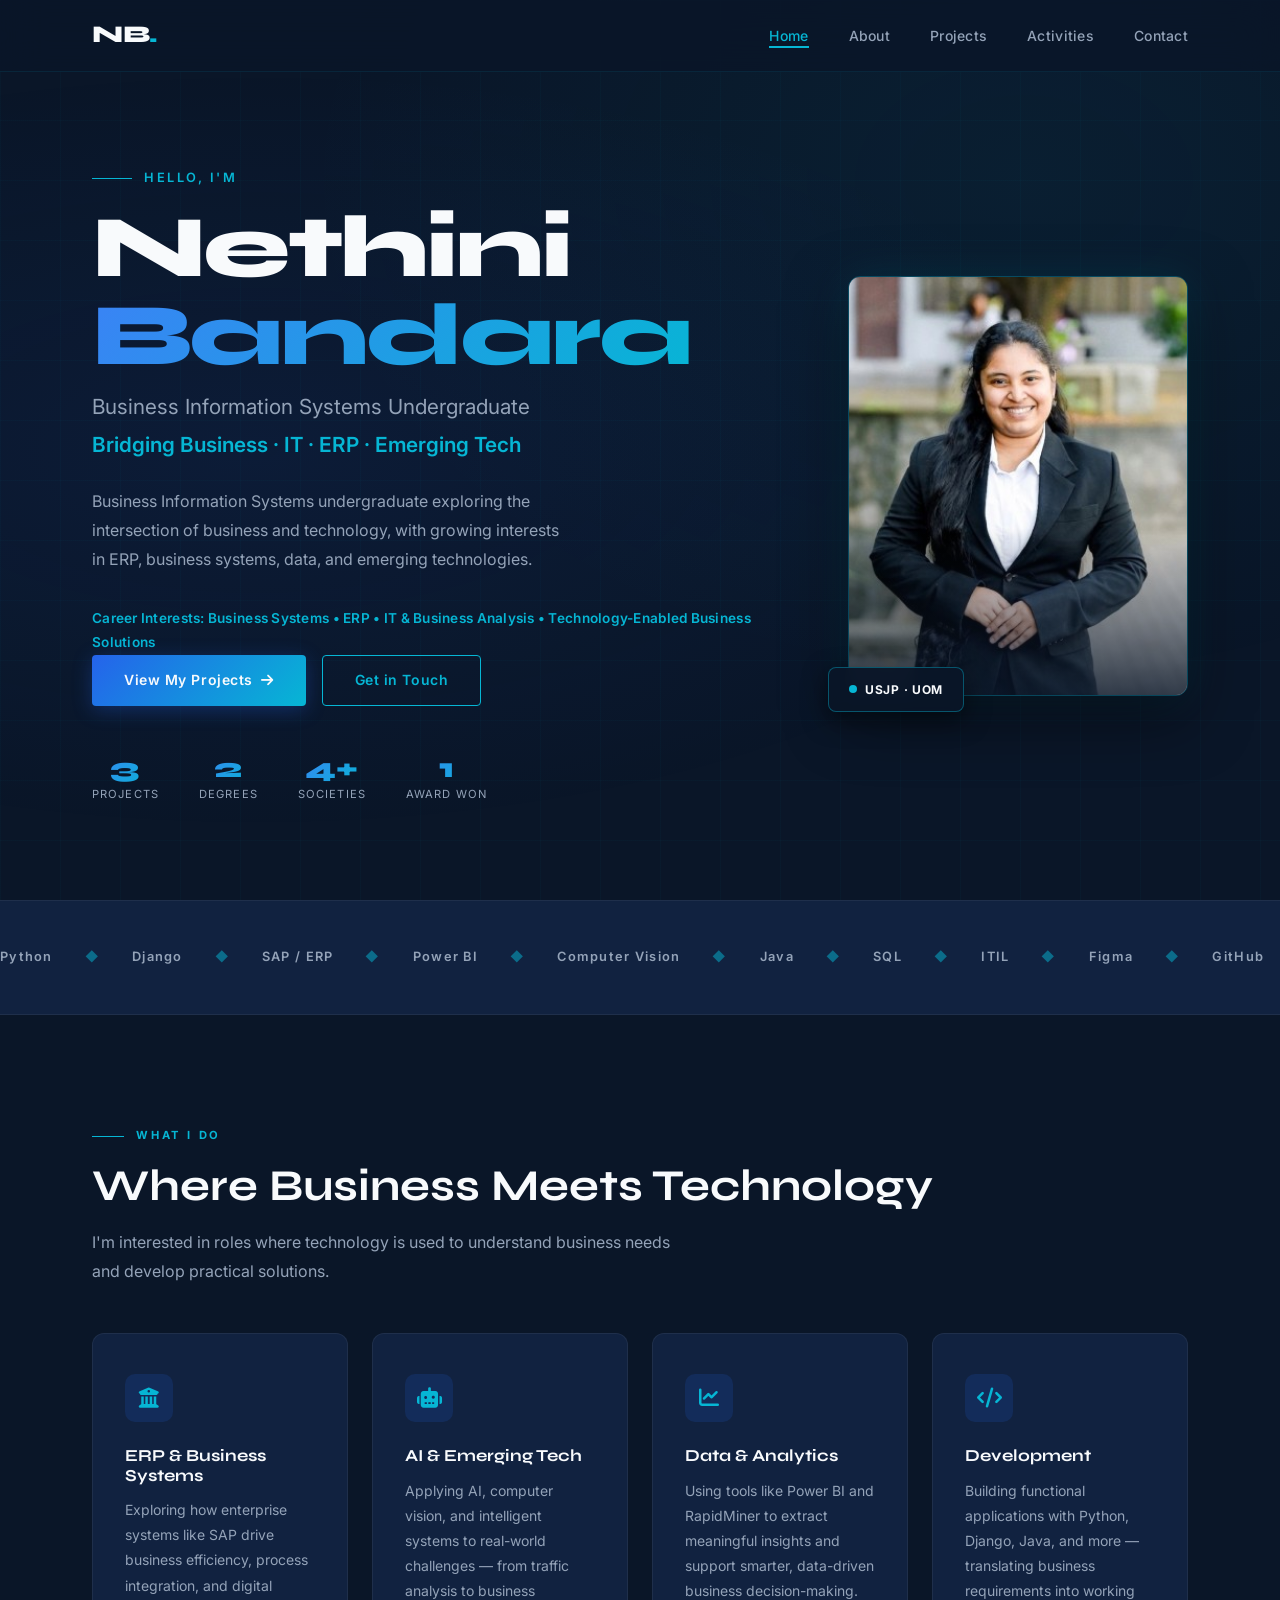
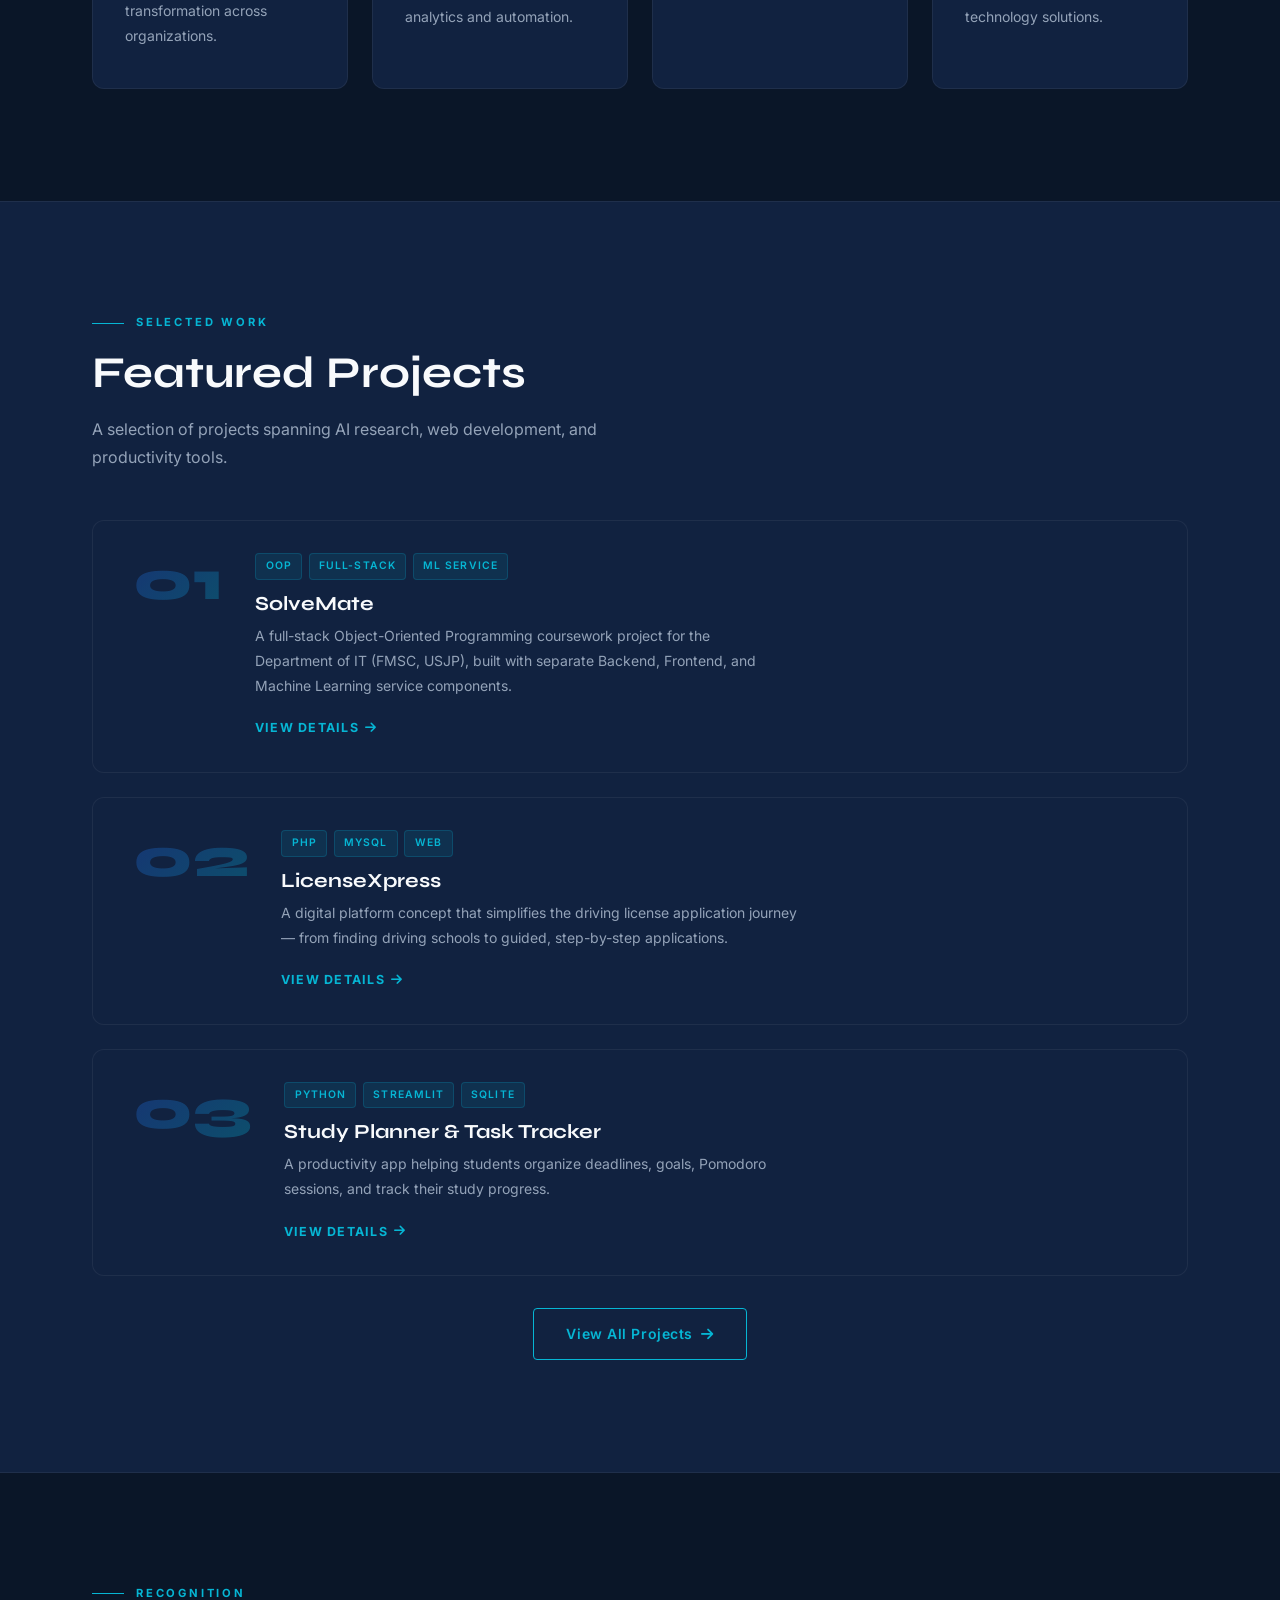
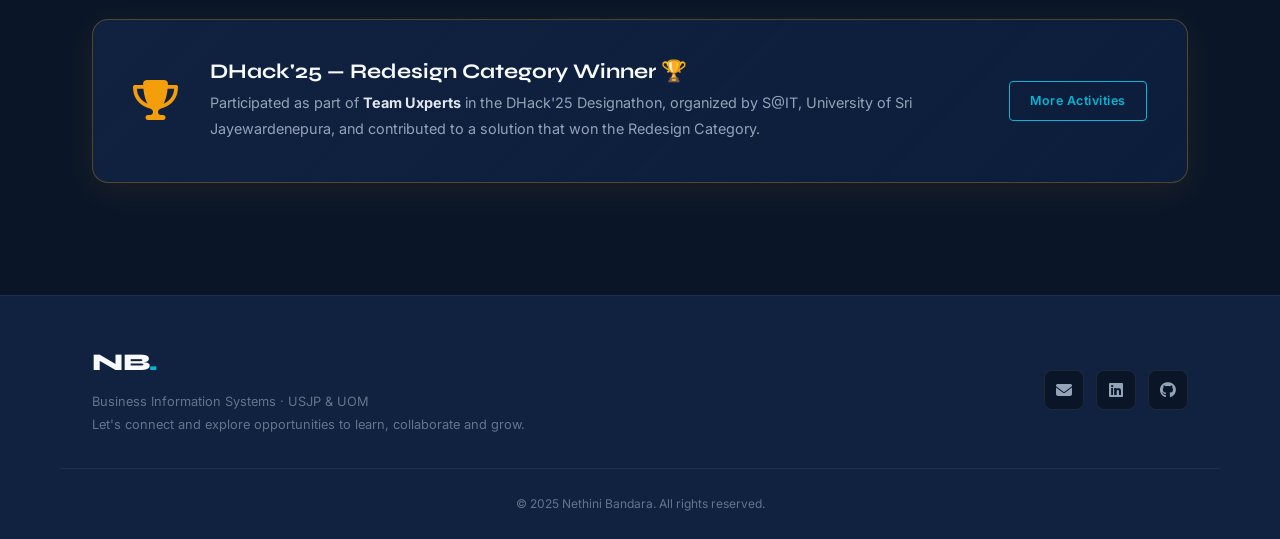
<file: index.html>
<!DOCTYPE html>
<html lang="en">
<head>
  <meta charset="UTF-8" />
  <meta name="viewport" content="width=device-width, initial-scale=1.0" />
  <title>Nethini Bandara — Portfolio</title>
  <link rel="stylesheet" href="style.css" />
  <link href="https://fonts.googleapis.com/css2?family=Syne:wght@400;500;600;700;800&family=Inter:wght@300;400;500;600&display=swap" rel="stylesheet" />
  <link rel="stylesheet" href="https://cdnjs.cloudflare.com/ajax/libs/font-awesome/6.5.0/css/all.min.css" />
</head>
<body>

  <nav class="nav" id="navbar">
    <div class="nav-inner">
      <a href="index.html" class="nav-logo">NB<span class="dot">.</span></a>
      <ul class="nav-links">
        <li><a href="index.html" class="active">Home</a></li>
        <li><a href="about.html">About</a></li>
        <li><a href="projects.html">Projects</a></li>
        <li><a href="activities.html">Activities</a></li>
        <li><a href="contact.html">Contact</a></li>
      </ul>
      <button class="hamburger" id="hamburger" aria-label="Menu">
        <span></span><span></span><span></span>
      </button>
    </div>
    <div class="mobile-menu" id="mobileMenu">
      <ul>
        <li><a href="index.html">Home</a></li>
        <li><a href="about.html">About</a></li>
        <li><a href="projects.html">Projects</a></li>
        <li><a href="activities.html">Activities</a></li>
        <li><a href="contact.html">Contact</a></li>
      </ul>
    </div>
  </nav>

  <!-- HERO -->
  <section class="hero">
    <div class="hero-content">
      <div class="hero-greeting">Hello, I'm</div>
      <h1 class="hero-name">
        Nethini<br><span class="highlight">Bandara</span>
      </h1>
      <p class="hero-role">Business Information Systems Undergraduate<br><span>Bridging Business · IT · ERP · Emerging Tech</span></p>
      <p class="hero-bio">Business Information Systems undergraduate exploring the intersection of business and technology, with growing interests in ERP, business systems, data, and emerging technologies.</p>
      <p class="career-line">Career Interests: Business Systems • ERP • IT & Business Analysis • Technology-Enabled Business Solutions</p>
      <div class="hero-cta">
        <a href="projects.html" class="btn-primary">View My Projects <i class="fa-solid fa-arrow-right"></i></a>
        <a href="contact.html" class="btn-outline">Get in Touch</a>
      </div>
      <div class="hero-stats">
        <div class="stat">
          <div class="stat-num">3</div>
          <div class="stat-label">Projects</div>
        </div>
        <div class="stat">
          <div class="stat-num">2</div>
          <div class="stat-label">Degrees</div>
        </div>
        <div class="stat">
          <div class="stat-num">4+</div>
          <div class="stat-label">Societies</div>
        </div>
        <div class="stat">
          <div class="stat-num">1</div>
          <div class="stat-label">Award Won</div>
        </div>
      </div>
    </div>

    <div class="hero-photo-wrap">
      <div class="hero-photo-frame">
        <img src="assets/profile.jpg" alt="Nethini Bandara">
      </div>
      <div class="hero-badge">
        <div class="badge-dot"></div>
        <span>USJP · UOM</span>
      </div>
    </div>
  </section>

  <!-- SKILLS MARQUEE -->
  <section class="skills-strip">
    <div class="skills-marquee-wrap">
      <div class="skills-marquee">
        <span class="skill-text">Python</span><span class="divider">◆</span>
        <span class="skill-text">Django</span><span class="divider">◆</span>
        <span class="skill-text">SAP / ERP</span><span class="divider">◆</span>
        <span class="skill-text">Power BI</span><span class="divider">◆</span>
        <span class="skill-text">Computer Vision</span><span class="divider">◆</span>
        <span class="skill-text">Java</span><span class="divider">◆</span>
        <span class="skill-text">SQL</span><span class="divider">◆</span>
        <span class="skill-text">ITIL</span><span class="divider">◆</span>
        <span class="skill-text">Figma</span><span class="divider">◆</span>
        <span class="skill-text">GitHub</span><span class="divider">◆</span>
        <span class="skill-text">AI & ML</span><span class="divider">◆</span>
        <span class="skill-text">RapidMiner</span><span class="divider">◆</span>
        <span class="skill-text">C#</span><span class="divider">◆</span>
        <span class="skill-text">.NET</span><span class="divider">◆</span>
        <!-- duplicate -->
        <span class="skill-text">Python</span><span class="divider">◆</span>
        <span class="skill-text">Django</span><span class="divider">◆</span>
        <span class="skill-text">SAP / ERP</span><span class="divider">◆</span>
        <span class="skill-text">Power BI</span><span class="divider">◆</span>
        <span class="skill-text">Computer Vision</span><span class="divider">◆</span>
        <span class="skill-text">Java</span><span class="divider">◆</span>
        <span class="skill-text">SQL</span><span class="divider">◆</span>
        <span class="skill-text">ITIL</span><span class="divider">◆</span>
        <span class="skill-text">Figma</span><span class="divider">◆</span>
        <span class="skill-text">GitHub</span><span class="divider">◆</span>
      </div>
    </div>
  </section>

  <!-- WHAT I DO -->
  <section class="section">
    <div class="container">
      <div class="section-label">What I Do</div>
      <h2 class="section-title">Where Business Meets Technology</h2>
      <p class="section-subtitle">I'm interested in roles where technology is used to understand business needs and develop practical solutions.</p>
      <div class="focus-grid">
        <div class="focus-card">
          <div class="focus-icon"><i class="fa-solid fa-building-columns"></i></div>
          <h3>ERP & Business Systems</h3>
          <p>Exploring how enterprise systems like SAP drive business efficiency, process integration, and digital transformation across organizations.</p>
        </div>
        <div class="focus-card">
          <div class="focus-icon"><i class="fa-solid fa-robot"></i></div>
          <h3>AI & Emerging Tech</h3>
          <p>Applying AI, computer vision, and intelligent systems to real-world challenges — from traffic analysis to business analytics and automation.</p>
        </div>
        <div class="focus-card">
          <div class="focus-icon"><i class="fa-solid fa-chart-line"></i></div>
          <h3>Data & Analytics</h3>
          <p>Using tools like Power BI and RapidMiner to extract meaningful insights and support smarter, data-driven business decision-making.</p>
        </div>
        <div class="focus-card">
          <div class="focus-icon"><i class="fa-solid fa-code"></i></div>
          <h3>Development</h3>
          <p>Building functional applications with Python, Django, Java, and more — translating business requirements into working technology solutions.</p>
        </div>
      </div>
    </div>
  </section>

  <!-- FEATURED PROJECTS -->
  <section class="section" style="background: var(--navy-2); border-top: 1px solid rgba(255,255,255,0.06); border-bottom: 1px solid rgba(255,255,255,0.06);">
    <div class="container">
      <div class="section-label">Selected Work</div>
      <h2 class="section-title">Featured Projects</h2>
      <p class="section-subtitle">A selection of projects spanning AI research, web development, and productivity tools.</p>
      <div class="projects-preview">
        <div class="project-card-lg">
          <div class="project-num">01</div>
          <div class="project-info">
            <div class="project-tags"><span>OOP</span><span>Full-Stack</span><span>ML Service</span></div>
            <h3>SolveMate</h3>
            <p>A full-stack Object-Oriented Programming coursework project for the Department of IT (FMSC, USJP), built with separate Backend, Frontend, and Machine Learning service components.</p>
            <a href="projects.html" class="project-link">View Details <i class="fa-solid fa-arrow-right"></i></a>
          </div>
        </div>
        <div class="project-card-lg">
          <div class="project-num">02</div>
          <div class="project-info">
            <div class="project-tags"><span>PHP</span><span>MySQL</span><span>Web</span></div>
            <h3>LicenseXpress</h3>
            <p>A digital platform concept that simplifies the driving license application journey — from finding driving schools to guided, step-by-step applications.</p>
            <a href="projects.html" class="project-link">View Details <i class="fa-solid fa-arrow-right"></i></a>
          </div>
        </div>
        <div class="project-card-lg">
          <div class="project-num">03</div>
          <div class="project-info">
            <div class="project-tags"><span>Python</span><span>Streamlit</span><span>SQLite</span></div>
            <h3>Study Planner & Task Tracker</h3>
            <p>A productivity app helping students organize deadlines, goals, Pomodoro sessions, and track their study progress.</p>
            <a href="projects.html" class="project-link">View Details <i class="fa-solid fa-arrow-right"></i></a>
          </div>
        </div>
      </div>
      <div class="view-all-wrap">
        <a href="projects.html" class="btn-outline">View All Projects <i class="fa-solid fa-arrow-right"></i></a>
      </div>
    </div>
  </section>

  <!-- ACHIEVEMENT -->
  <section class="section">
    <div class="container">
      <div class="section-label">Recognition</div>
      <div class="achievement-highlight">
        <div class="achievement-icon"><i class="fa-solid fa-trophy"></i></div>
        <div class="achievement-text">
          <h3>DHack'25 — Redesign Category Winner 🏆</h3>
          <p>Participated as part of <strong style="color:var(--off-white)">Team Uxperts</strong> in the DHack'25 Designathon, organized by S@IT, University of Sri Jayewardenepura, and contributed to a solution that won the Redesign Category.</p>
        </div>
        <a href="activities.html" class="btn-outline small">More Activities</a>
      </div>
    </div>
  </section>

  <footer class="footer">
    <div class="container footer-inner">
      <div class="footer-left">
        <div class="nav-logo">NB<span class="dot">.</span></div>
        <p>Business Information Systems · USJP & UOM</p>
        <p>Let's connect and explore opportunities to learn, collaborate and grow.</p>
      </div>
      <div class="footer-links">
        <a href="mailto:nethinipudamthi@gmail.com" title="Email"><i class="fa-solid fa-envelope"></i></a>
        <a href="https://www.linkedin.com/in/nethini-bandara-02163535b" target="_blank" title="LinkedIn"><i class="fa-brands fa-linkedin"></i></a>
        <a href="https://github.com/NethiniBandara" target="_blank" title="GitHub"><i class="fa-brands fa-github"></i></a>
      </div>
    </div>
    <div class="footer-bottom">
      <p>© 2025 Nethini Bandara. All rights reserved.</p>
    </div>
  </footer>

  <script src="main.js"></script>
</body>
</html>
</file>
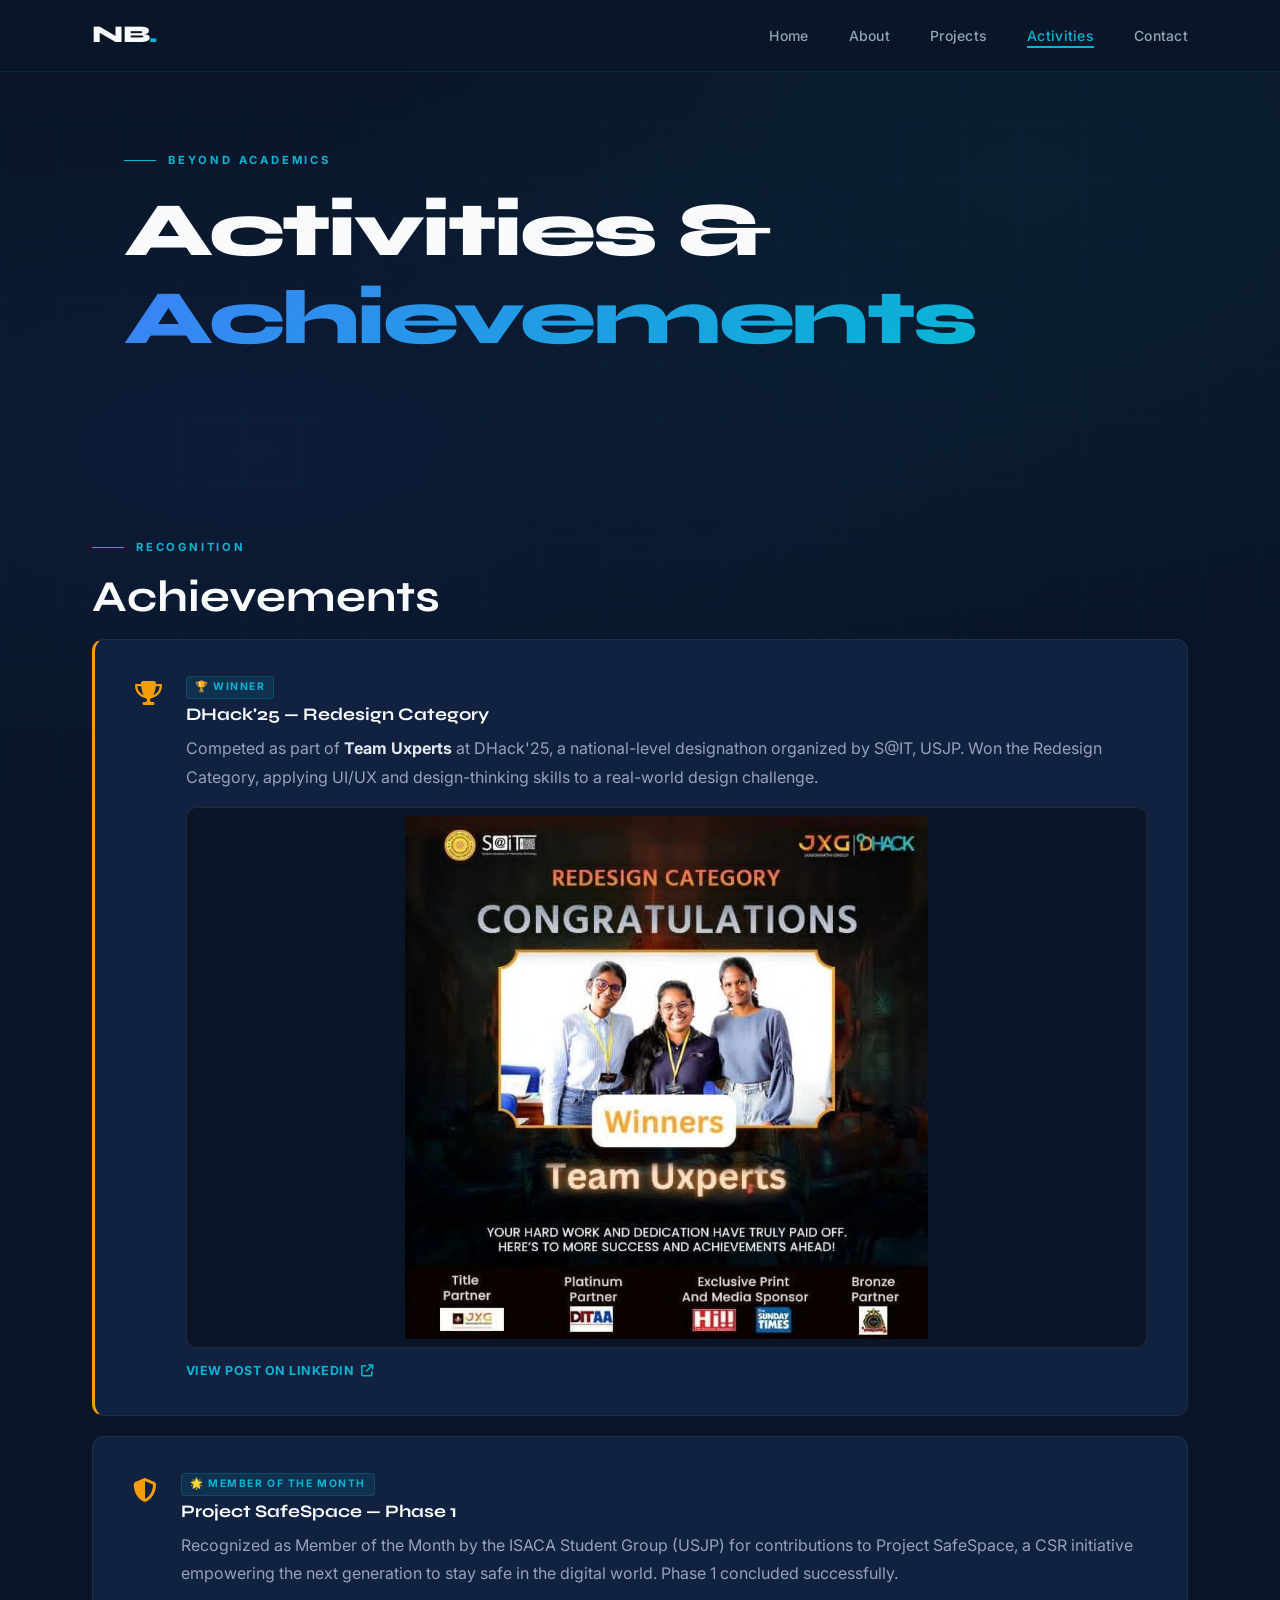
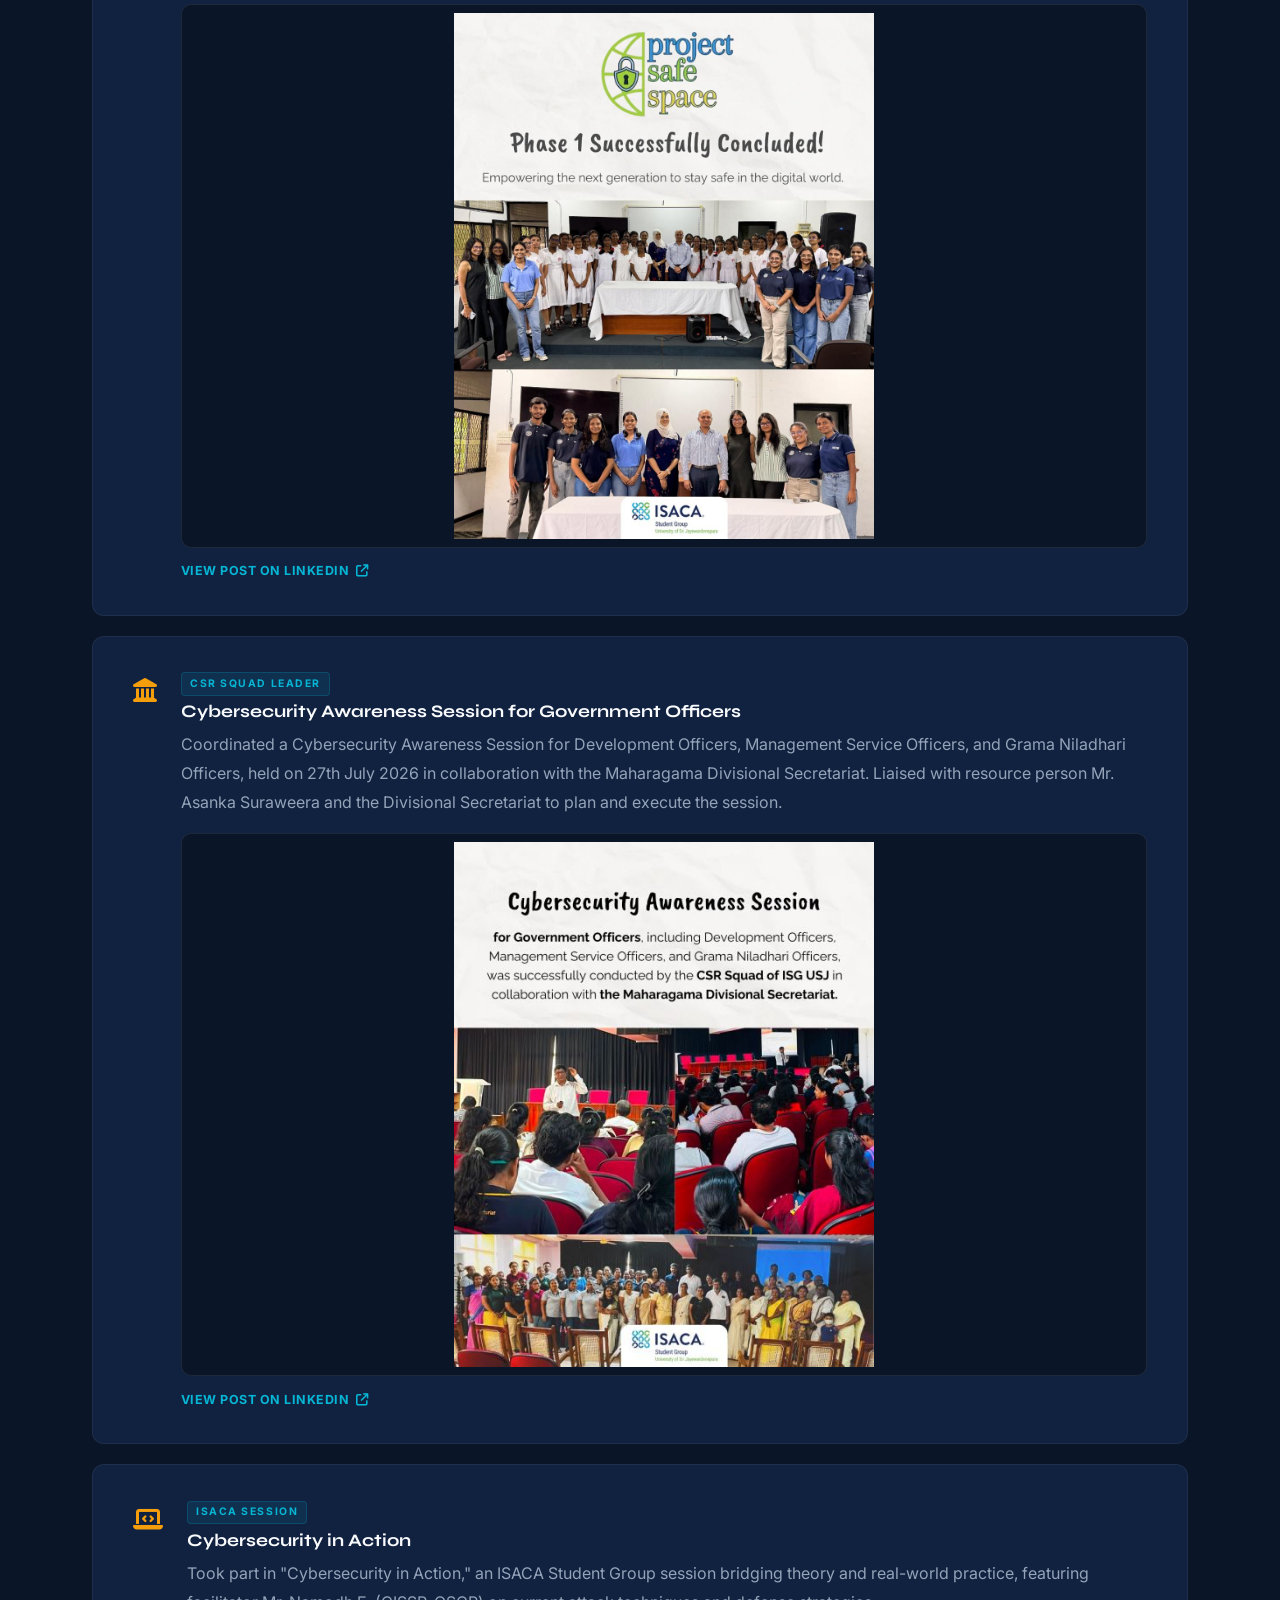
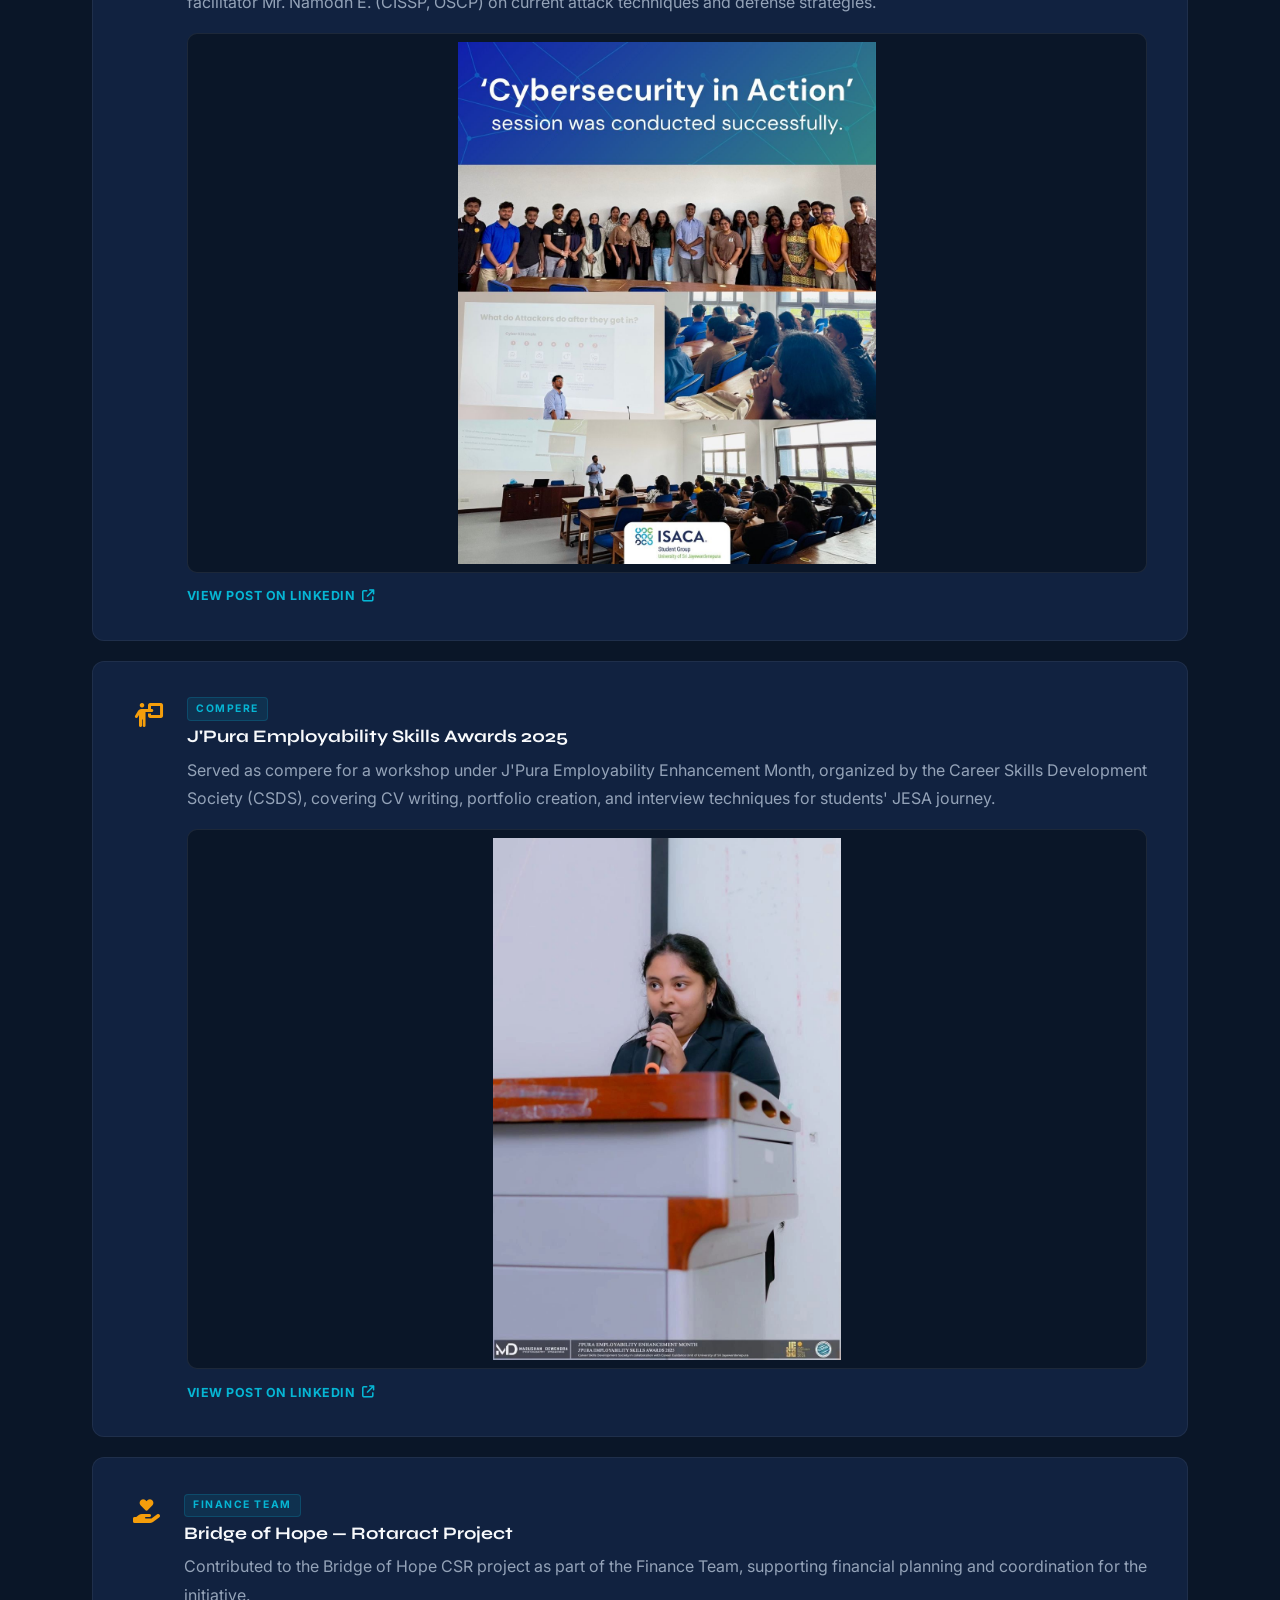
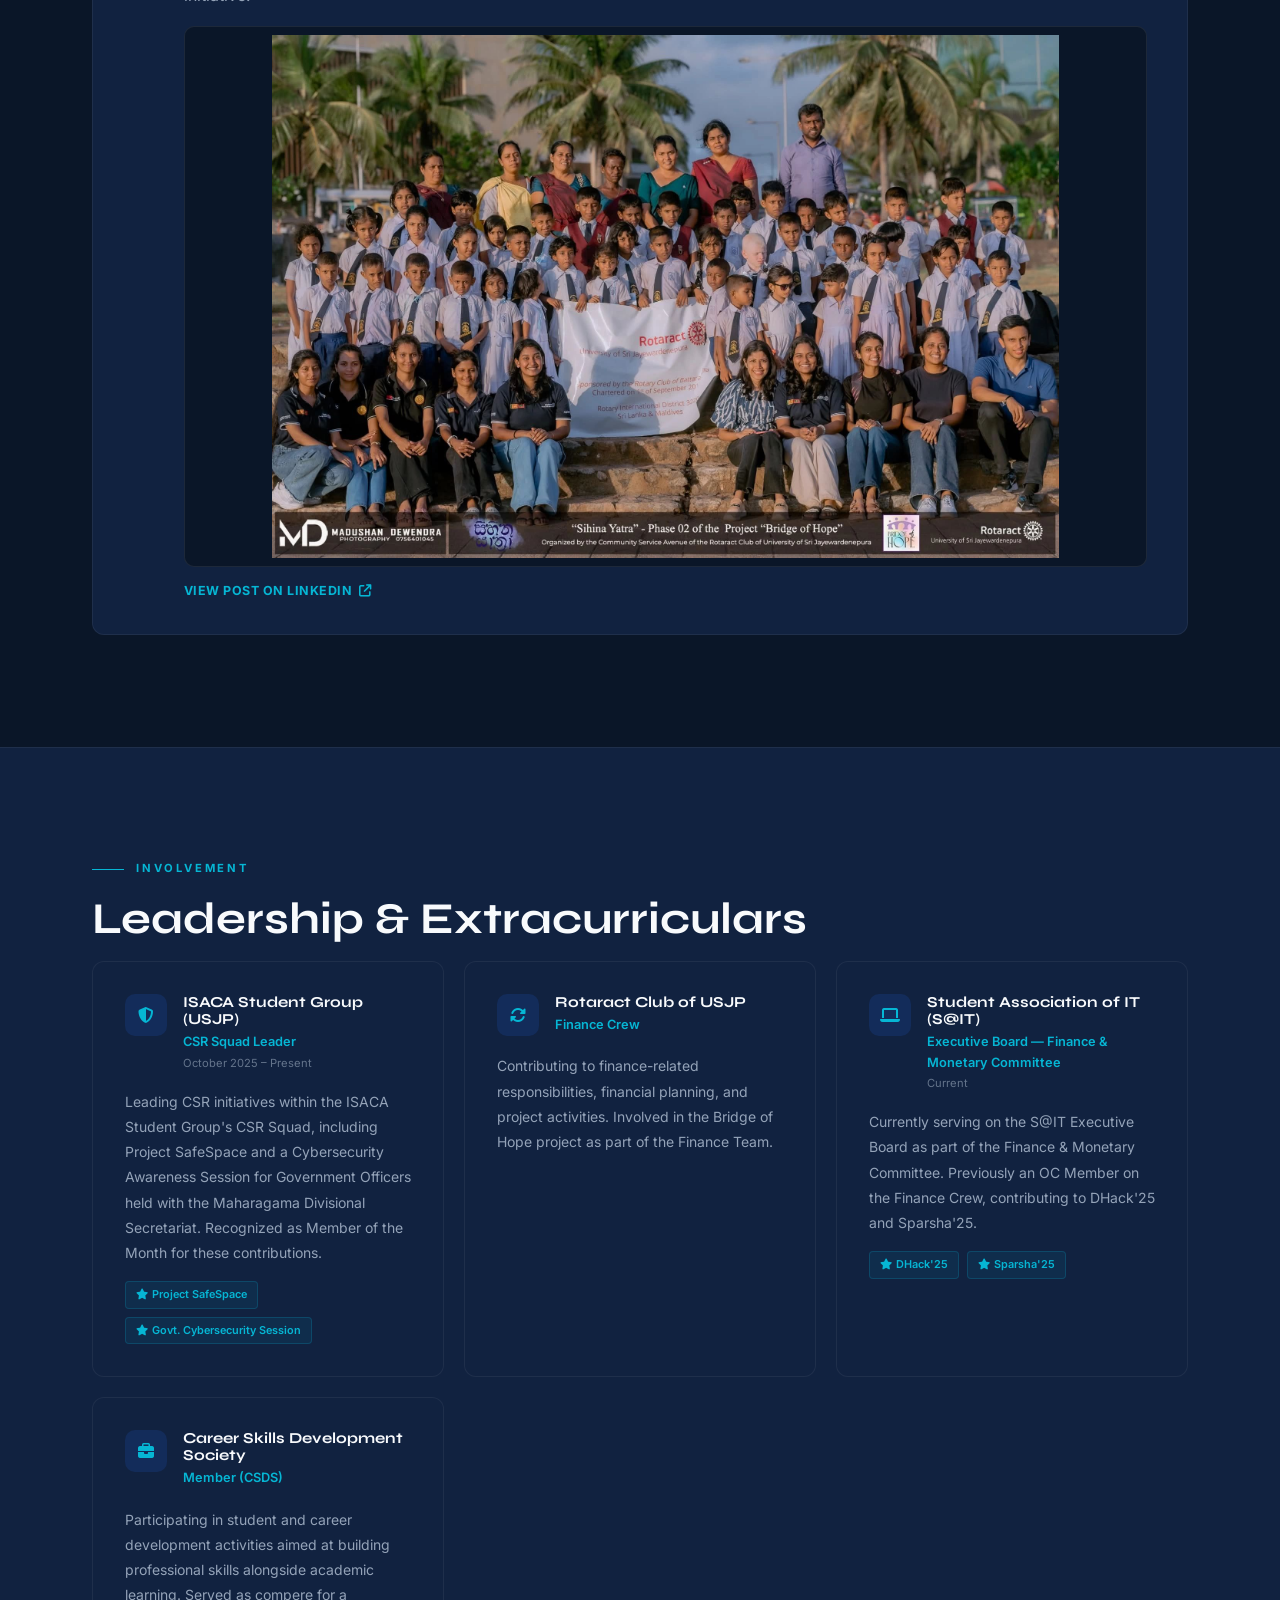
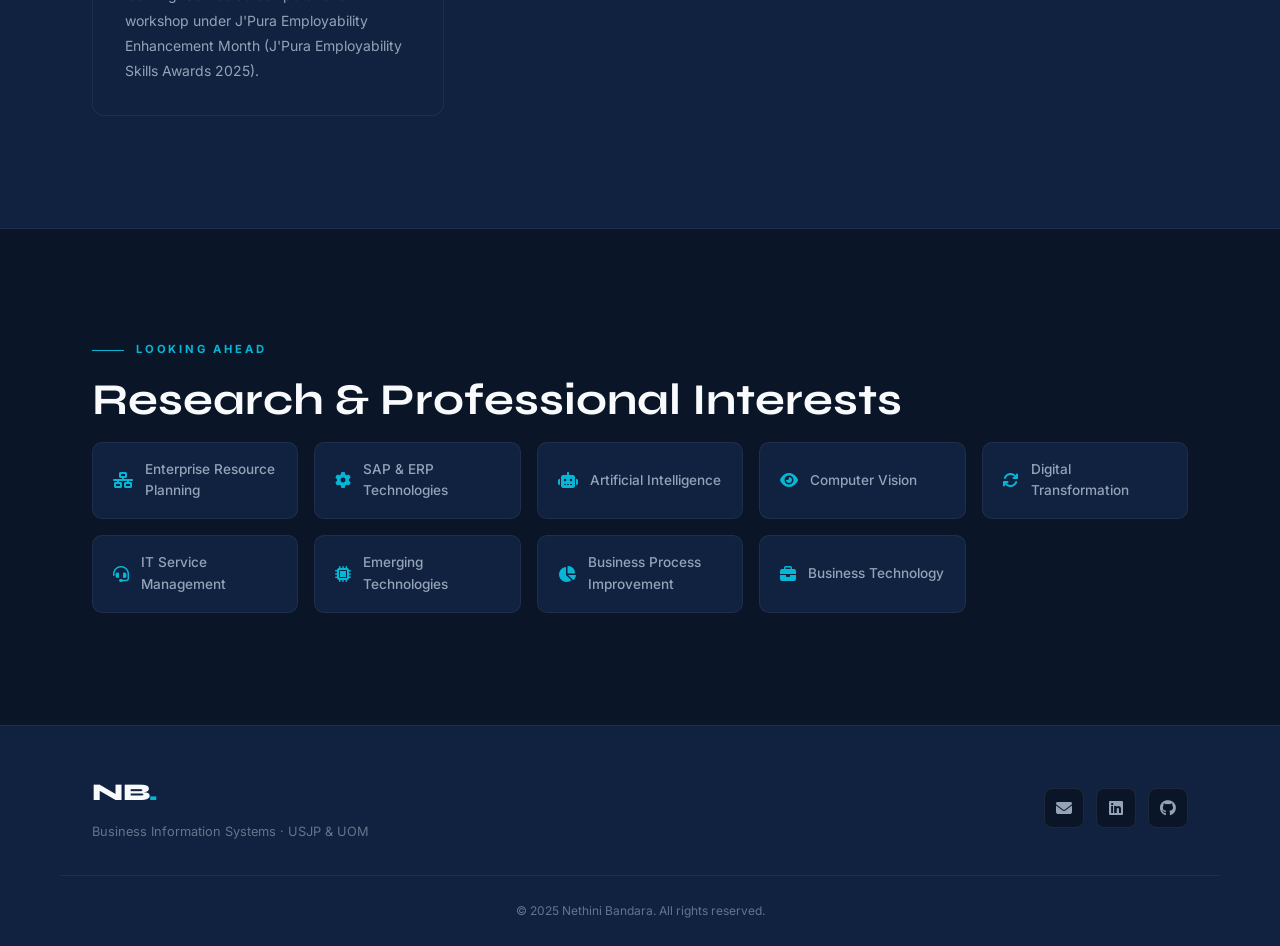
<file: activities.html>
<!DOCTYPE html>
<html lang="en">
<head>
  <meta charset="UTF-8" /><meta name="viewport" content="width=device-width, initial-scale=1.0" />
  <title>Activities — Nethini Bandara</title>
  <link rel="stylesheet" href="style.css" />
  <link href="https://fonts.googleapis.com/css2?family=Syne:wght@400;500;600;700;800&family=Inter:wght@300;400;500;600&display=swap" rel="stylesheet" />
  <link rel="stylesheet" href="https://cdnjs.cloudflare.com/ajax/libs/font-awesome/6.5.0/css/all.min.css" />
</head>
<body>
  <nav class="nav" id="navbar">
    <div class="nav-inner">
      <a href="index.html" class="nav-logo">NB<span class="dot">.</span></a>
      <ul class="nav-links">
        <li><a href="index.html">Home</a></li><li><a href="about.html">About</a></li>
        <li><a href="projects.html">Projects</a></li><li><a href="activities.html" class="active">Activities</a></li>
        <li><a href="contact.html">Contact</a></li>
      </ul>
      <button class="hamburger" id="hamburger"><span></span><span></span><span></span></button>
    </div>
    <div class="mobile-menu" id="mobileMenu">
      <ul>
        <li><a href="index.html">Home</a></li><li><a href="about.html">About</a></li>
        <li><a href="projects.html">Projects</a></li><li><a href="activities.html">Activities</a></li>
        <li><a href="contact.html">Contact</a></li>
      </ul>
    </div>
  </nav>

  <section class="page-header">
    <div class="container">
      <div class="page-header-tag">Beyond Academics</div>
      <h1 class="page-title">Activities & <span class="highlight">Achievements</span></h1>
    </div>
  </section>

  <section class="section">
    <div class="container">
      <div class="section-label">Recognition</div>
      <h2 class="section-title">Achievements</h2>
      <div class="achievement-cards">
        <div class="ach-card highlight-card">
          <div class="ach-icon"><i class="fa-solid fa-trophy"></i></div>
          <div class="ach-body">
            <div class="ach-tag">🏆 Winner</div>
            <h3>DHack'25 — Redesign Category</h3>
            <p>Competed as part of <strong style="color:var(--off-white)">Team Uxperts</strong> at DHack'25, a national-level designathon organized by S@IT, USJP. Won the Redesign Category, applying UI/UX and design-thinking skills to a real-world design challenge.</p>
            <img src="assets/dhack-winner.jpg" alt="Team Uxperts — DHack'25 Redesign Category winners" class="ach-image">
            <a href="https://www.linkedin.com/posts/nethini-bandara-02163535b_dhack2025-hackathon-uiux-activity-7463465680806387713-ryue" target="_blank" class="ach-link">View post on LinkedIn <i class="fa-solid fa-arrow-up-right-from-square"></i></a>
          </div>
        </div>
        <div class="ach-card">
          <div class="ach-icon"><i class="fa-solid fa-shield-halved"></i></div>
          <div class="ach-body">
            <div class="ach-tag">🌟 Member of the Month</div>
            <h3>Project SafeSpace — Phase 1</h3>
            <p>Recognized as Member of the Month by the ISACA Student Group (USJP) for contributions to Project SafeSpace, a CSR initiative empowering the next generation to stay safe in the digital world. Phase 1 concluded successfully.</p>
            <img src="assets/safespace-cover.jpg" alt="Project SafeSpace — Phase 1 concluded" class="ach-image">
            <a href="https://www.linkedin.com/posts/nethini-bandara-02163535b_isaca-isgusj-activity-7391683405911924736-NLUx" target="_blank" class="ach-link">View post on LinkedIn <i class="fa-solid fa-arrow-up-right-from-square"></i></a>
          </div>
        </div>
        <div class="ach-card">
          <div class="ach-icon"><i class="fa-solid fa-landmark"></i></div>
          <div class="ach-body">
            <div class="ach-tag">CSR Squad Leader</div>
            <h3>Cybersecurity Awareness Session for Government Officers</h3>
            <p>Coordinated a Cybersecurity Awareness Session for Development Officers, Management Service Officers, and Grama Niladhari Officers, held on 27th July 2026 in collaboration with the Maharagama Divisional Secretariat. Liaised with resource person Mr. Asanka Suraweera and the Divisional Secretariat to plan and execute the session.</p>
            <img src="assets/govt-cybersecurity.jpg" alt="Cybersecurity Awareness Session for Government Officers" class="ach-image">
            <a href="https://lnkd.in/p/gPMaq2md" target="_blank" class="ach-link">View post on LinkedIn <i class="fa-solid fa-arrow-up-right-from-square"></i></a>
          </div>
        </div>
        <div class="ach-card">
          <div class="ach-icon"><i class="fa-solid fa-laptop-code"></i></div>
          <div class="ach-body">
            <div class="ach-tag">ISACA Session</div>
            <h3>Cybersecurity in Action</h3>
            <p>Took part in "Cybersecurity in Action," an ISACA Student Group session bridging theory and real-world practice, featuring facilitator Mr. Namodh E. (CISSP, OSCP) on current attack techniques and defense strategies.</p>
            <img src="assets/cyber-in-action.jpg" alt="Cybersecurity in Action session" class="ach-image">
            <a href="https://www.linkedin.com/posts/usj-isg_isaca-usjisg-ugcPost-7412837237983416320-PftK" target="_blank" class="ach-link">View post on LinkedIn <i class="fa-solid fa-arrow-up-right-from-square"></i></a>
          </div>
        </div>
        <div class="ach-card">
          <div class="ach-icon"><i class="fa-solid fa-person-chalkboard"></i></div>
          <div class="ach-body">
            <div class="ach-tag">Compere</div>
            <h3>J'Pura Employability Skills Awards 2025</h3>
            <p>Served as compere for a workshop under J'Pura Employability Enhancement Month, organized by the Career Skills Development Society (CSDS), covering CV writing, portfolio creation, and interview techniques for students' JESA journey.</p>
            <img src="assets/jesa-compere.jpg" alt="Compere at J'Pura Employability Skills Awards 2025" class="ach-image">
            <a href="https://www.linkedin.com/posts/nethini-bandara-02163535b_jesa2025-csds-usj-activity-7384293619345575936-BubA" target="_blank" class="ach-link">View post on LinkedIn <i class="fa-solid fa-arrow-up-right-from-square"></i></a>
          </div>
        </div>
        <div class="ach-card">
          <div class="ach-icon"><i class="fa-solid fa-hand-holding-heart"></i></div>
          <div class="ach-body">
            <div class="ach-tag">Finance Team</div>
            <h3>Bridge of Hope — Rotaract Project</h3>
            <p>Contributed to the Bridge of Hope CSR project as part of the Finance Team, supporting financial planning and coordination for the initiative.</p>
            <img src="assets/bridge-of-hope.jpg" alt="Bridge of Hope CSR project" class="ach-image">
            <a href="https://www.linkedin.com/posts/nethini-bandara-02163535b_bridgeofhope-rotaractclub-communityservice-activity-7381727759359893504-T59z" target="_blank" class="ach-link">View post on LinkedIn <i class="fa-solid fa-arrow-up-right-from-square"></i></a>
          </div>
        </div>
      </div>
    </div>
  </section>

  <section class="section" style="background: var(--navy-2); border-top: 1px solid rgba(255,255,255,0.06); border-bottom: 1px solid rgba(255,255,255,0.06);">
    <div class="container">
      <div class="section-label">Involvement</div>
      <h2 class="section-title">Leadership & Extracurriculars</h2>
      <div class="leadership-grid">
        <div class="lead-card">
          <div class="lead-card-top">
            <div class="lead-icon"><i class="fa-solid fa-shield-halved"></i></div>
            <div class="lead-org">
              <h3>ISACA Student Group (USJP)</h3>
              <div class="lead-role">CSR Squad Leader</div>
              <div class="lead-period">October 2025 – Present</div>
            </div>
          </div>
          <p>Leading CSR initiatives within the ISACA Student Group's CSR Squad, including Project SafeSpace and a Cybersecurity Awareness Session for Government Officers held with the Maharagama Divisional Secretariat. Recognized as Member of the Month for these contributions.</p>
          <div class="lead-events">
            <span><i class="fa-solid fa-star"></i> Project SafeSpace</span>
            <span><i class="fa-solid fa-star"></i> Govt. Cybersecurity Session</span>
          </div>
        </div>
        <div class="lead-card">
          <div class="lead-card-top">
            <div class="lead-icon"><i class="fa-solid fa-rotate"></i></div>
            <div class="lead-org">
              <h3>Rotaract Club of USJP</h3>
              <div class="lead-role">Finance Crew</div>
            </div>
          </div>
          <p>Contributing to finance-related responsibilities, financial planning, and project activities. Involved in the Bridge of Hope project as part of the Finance Team.</p>
        </div>
        <div class="lead-card">
          <div class="lead-card-top">
            <div class="lead-icon"><i class="fa-solid fa-laptop"></i></div>
            <div class="lead-org">
              <h3>Student Association of IT (S@IT)</h3>
              <div class="lead-role">Executive Board — Finance & Monetary Committee</div>
              <div class="lead-period">Current</div>
            </div>
          </div>
          <p>Currently serving on the S@IT Executive Board as part of the Finance & Monetary Committee. Previously an OC Member on the Finance Crew, contributing to DHack'25 and Sparsha'25.</p>
          <div class="lead-events">
            <span><i class="fa-solid fa-star"></i> DHack'25</span>
            <span><i class="fa-solid fa-star"></i> Sparsha'25</span>
          </div>
        </div>
        <div class="lead-card">
          <div class="lead-card-top">
            <div class="lead-icon"><i class="fa-solid fa-briefcase"></i></div>
            <div class="lead-org">
              <h3>Career Skills Development Society</h3>
              <div class="lead-role">Member (CSDS)</div>
            </div>
          </div>
          <p>Participating in student and career development activities aimed at building professional skills alongside academic learning. Served as compere for a workshop under J'Pura Employability Enhancement Month (J'Pura Employability Skills Awards 2025).</p>
        </div>
      </div>
    </div>
  </section>

  <section class="section">
    <div class="container">
      <div class="section-label">Looking Ahead</div>
      <h2 class="section-title">Research & Professional Interests</h2>
      <div class="interests-grid">
        <div class="interest-item"><i class="fa-solid fa-network-wired"></i><span>Enterprise Resource Planning</span></div>
        <div class="interest-item"><i class="fa-solid fa-gear"></i><span>SAP & ERP Technologies</span></div>
        <div class="interest-item"><i class="fa-solid fa-robot"></i><span>Artificial Intelligence</span></div>
        <div class="interest-item"><i class="fa-solid fa-eye"></i><span>Computer Vision</span></div>
        <div class="interest-item"><i class="fa-solid fa-arrows-rotate"></i><span>Digital Transformation</span></div>
        <div class="interest-item"><i class="fa-solid fa-headset"></i><span>IT Service Management</span></div>
        <div class="interest-item"><i class="fa-solid fa-microchip"></i><span>Emerging Technologies</span></div>
        <div class="interest-item"><i class="fa-solid fa-chart-pie"></i><span>Business Process Improvement</span></div>
        <div class="interest-item"><i class="fa-solid fa-briefcase"></i><span>Business Technology</span></div>
      </div>
    </div>
  </section>

  <footer class="footer">
    <div class="container footer-inner">
      <div class="footer-left"><div class="nav-logo">NB<span class="dot">.</span></div><p>Business Information Systems · USJP & UOM</p></div>
      <div class="footer-links">
        <a href="mailto:nethinipudamthi@gmail.com"><i class="fa-solid fa-envelope"></i></a>
        <a href="https://www.linkedin.com/in/nethini-bandara-02163535b" target="_blank"><i class="fa-brands fa-linkedin"></i></a>
        <a href="https://github.com/NethiniBandara" target="_blank"><i class="fa-brands fa-github"></i></a>
      </div>
    </div>
    <div class="footer-bottom"><p>© 2025 Nethini Bandara. All rights reserved.</p></div>
  </footer>
  <script src="main.js"></script>
</body>
</html>
</file>
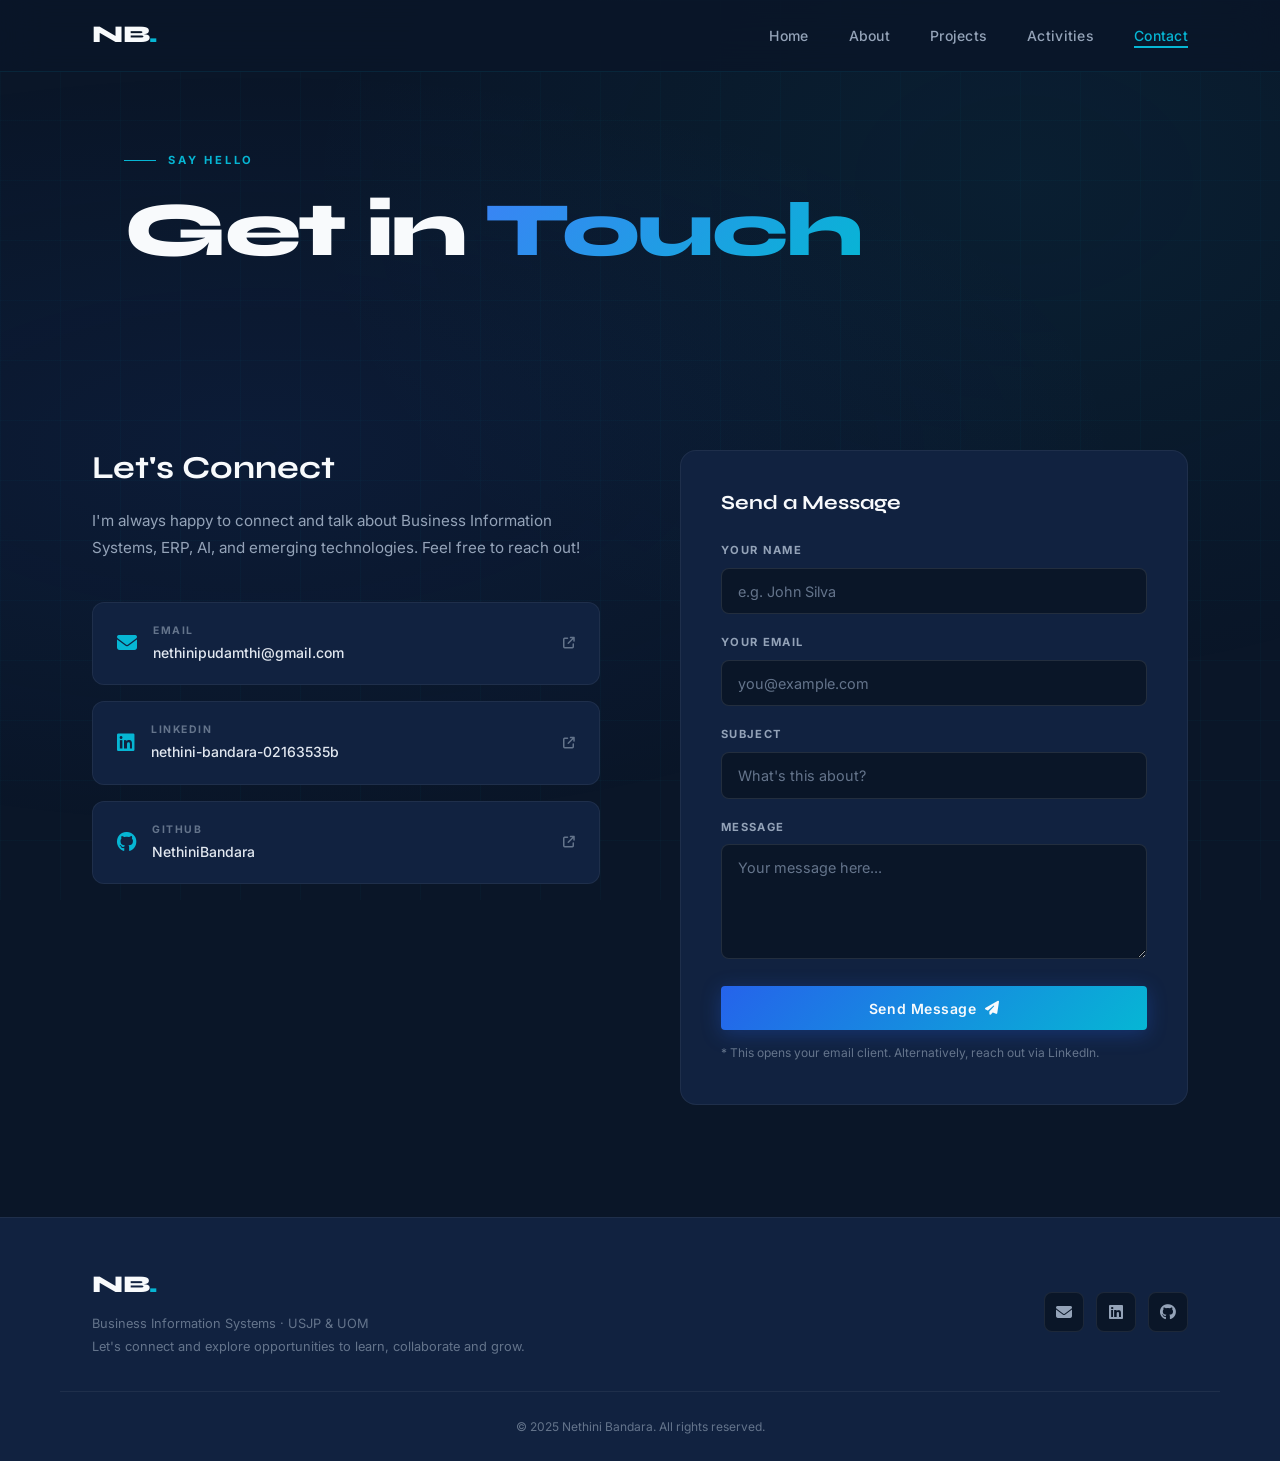
<file: contact.html>
<!DOCTYPE html>
<html lang="en">
<head>
  <meta charset="UTF-8" /><meta name="viewport" content="width=device-width, initial-scale=1.0" />
  <title>Contact — Nethini Bandara</title>
  <link rel="stylesheet" href="style.css" />
  <link href="https://fonts.googleapis.com/css2?family=Syne:wght@400;500;600;700;800&family=Inter:wght@300;400;500;600&display=swap" rel="stylesheet" />
  <link rel="stylesheet" href="https://cdnjs.cloudflare.com/ajax/libs/font-awesome/6.5.0/css/all.min.css" />
</head>
<body>
  <nav class="nav" id="navbar">
    <div class="nav-inner">
      <a href="index.html" class="nav-logo">NB<span class="dot">.</span></a>
      <ul class="nav-links">
        <li><a href="index.html">Home</a></li><li><a href="about.html">About</a></li>
        <li><a href="projects.html">Projects</a></li><li><a href="activities.html">Activities</a></li>
        <li><a href="contact.html" class="active">Contact</a></li>
      </ul>
      <button class="hamburger" id="hamburger"><span></span><span></span><span></span></button>
    </div>
    <div class="mobile-menu" id="mobileMenu">
      <ul>
        <li><a href="index.html">Home</a></li><li><a href="about.html">About</a></li>
        <li><a href="projects.html">Projects</a></li><li><a href="activities.html">Activities</a></li>
        <li><a href="contact.html">Contact</a></li>
      </ul>
    </div>
  </nav>

  <section class="page-header">
    <div class="container">
      <div class="page-header-tag">Say Hello</div>
      <h1 class="page-title">Get in <span class="highlight">Touch</span></h1>
    </div>
  </section>

  <section class="section">
    <div class="container contact-grid">
      <div class="contact-left">
        <h2>Let's Connect</h2>
        <p>I'm always happy to connect and talk about Business Information Systems, ERP, AI, and emerging technologies. Feel free to reach out!</p>
        <div class="contact-cards">
          <a href="mailto:nethinipudamthi@gmail.com" class="contact-card">
            <div class="contact-card-icon"><i class="fa-solid fa-envelope"></i></div>
            <div class="contact-card-body">
              <div class="contact-card-label">Email</div>
              <div class="contact-card-val">nethinipudamthi@gmail.com</div>
            </div>
            <i class="fa-solid fa-arrow-up-right-from-square contact-card-arrow"></i>
          </a>
          <a href="https://www.linkedin.com/in/nethini-bandara-02163535b" target="_blank" class="contact-card">
            <div class="contact-card-icon"><i class="fa-brands fa-linkedin"></i></div>
            <div class="contact-card-body">
              <div class="contact-card-label">LinkedIn</div>
              <div class="contact-card-val">nethini-bandara-02163535b</div>
            </div>
            <i class="fa-solid fa-arrow-up-right-from-square contact-card-arrow"></i>
          </a>
          <a href="https://github.com/NethiniBandara" target="_blank" class="contact-card">
            <div class="contact-card-icon"><i class="fa-brands fa-github"></i></div>
            <div class="contact-card-body">
              <div class="contact-card-label">GitHub</div>
              <div class="contact-card-val">NethiniBandara</div>
            </div>
            <i class="fa-solid fa-arrow-up-right-from-square contact-card-arrow"></i>
          </a>
        </div>
      </div>
      <div class="contact-right">
        <div class="contact-form-wrap">
          <h3>Send a Message</h3>
          <div class="form-group">
            <label for="name">Your Name</label>
            <input type="text" id="name" placeholder="e.g. John Silva" />
          </div>
          <div class="form-group">
            <label for="email">Your Email</label>
            <input type="email" id="email" placeholder="you@example.com" />
          </div>
          <div class="form-group">
            <label for="subject">Subject</label>
            <input type="text" id="subject" placeholder="What's this about?" />
          </div>
          <div class="form-group">
            <label for="message">Message</label>
            <textarea id="message" rows="5" placeholder="Your message here..."></textarea>
          </div>
          <button class="btn-primary full-width" onclick="handleFormSubmit()">Send Message <i class="fa-solid fa-paper-plane"></i></button>
          <div id="form-success" class="form-success hidden">
            <i class="fa-solid fa-circle-check"></i> Message sent! I'll get back to you soon.
          </div>
          <p class="form-note">* This opens your email client. Alternatively, reach out via LinkedIn.</p>
        </div>
      </div>
    </div>
  </section>

  <footer class="footer">
    <div class="container footer-inner">
      <div class="footer-left"><div class="nav-logo">NB<span class="dot">.</span></div><p>Business Information Systems · USJP & UOM</p><p>Let's connect and explore opportunities to learn, collaborate and grow.</p></div>
      <div class="footer-links">
        <a href="mailto:nethinipudamthi@gmail.com"><i class="fa-solid fa-envelope"></i></a>
        <a href="https://www.linkedin.com/in/nethini-bandara-02163535b" target="_blank"><i class="fa-brands fa-linkedin"></i></a>
        <a href="https://github.com/NethiniBandara" target="_blank"><i class="fa-brands fa-github"></i></a>
      </div>
    </div>
    <div class="footer-bottom"><p>© 2025 Nethini Bandara. All rights reserved.</p></div>
  </footer>
  <script src="main.js"></script>
  <script>
    function handleFormSubmit() {
      const name = document.getElementById('name').value.trim();
      const email = document.getElementById('email').value.trim();
      const message = document.getElementById('message').value.trim();
      if (!name || !email || !message) { alert('Please fill in your name, email, and message.'); return; }
      const subject = document.getElementById('subject').value.trim() || 'Portfolio Contact';
      const body = `Name: ${name}%0AEmail: ${email}%0A%0A${message}`;
      window.location.href = `mailto:nethinipudamthi@gmail.com?subject=${encodeURIComponent(subject)}&body=${body}`;
      document.getElementById('form-success').classList.remove('hidden');
    }
  </script>
</body>
</html>
</file>
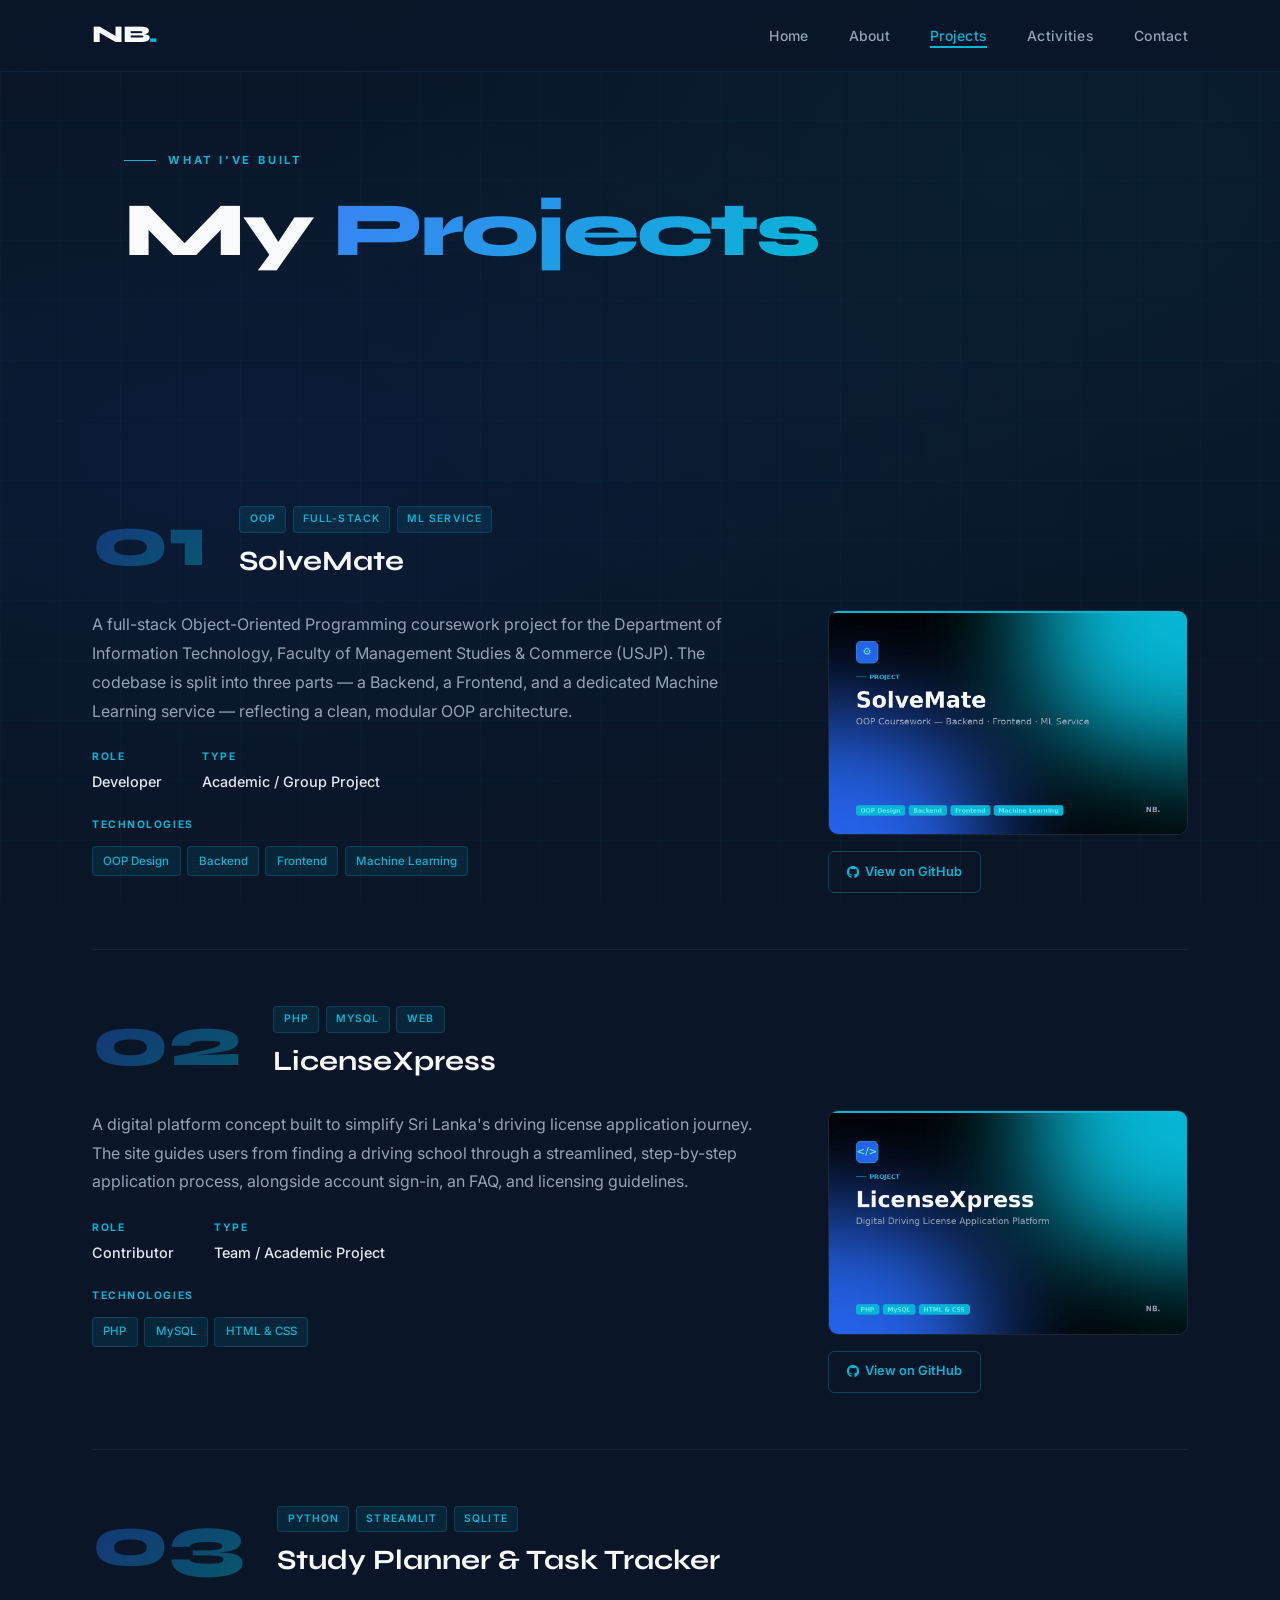
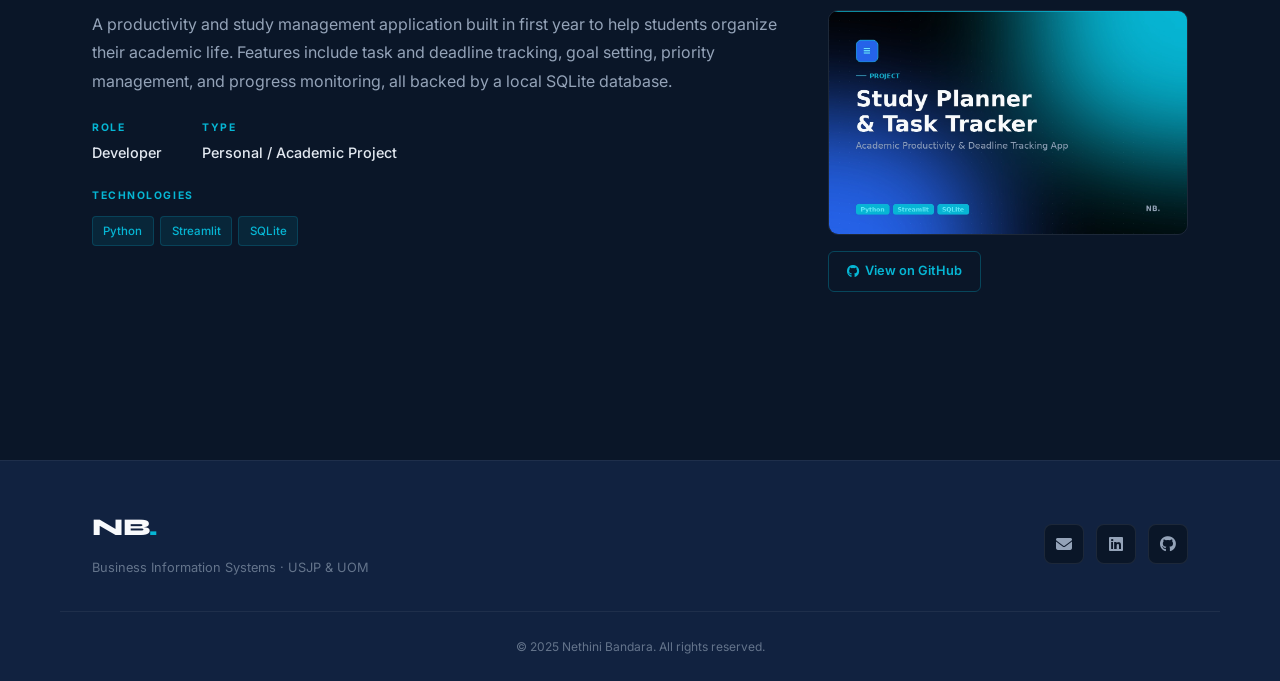
<file: projects.html>
<!DOCTYPE html>
<html lang="en">
<head>
  <meta charset="UTF-8" /><meta name="viewport" content="width=device-width, initial-scale=1.0" />
  <title>Projects — Nethini Bandara</title>
  <link rel="stylesheet" href="style.css" />
  <link href="https://fonts.googleapis.com/css2?family=Syne:wght@400;500;600;700;800&family=Inter:wght@300;400;500;600&display=swap" rel="stylesheet" />
  <link rel="stylesheet" href="https://cdnjs.cloudflare.com/ajax/libs/font-awesome/6.5.0/css/all.min.css" />
</head>
<body>
  <nav class="nav" id="navbar">
    <div class="nav-inner">
      <a href="index.html" class="nav-logo">NB<span class="dot">.</span></a>
      <ul class="nav-links">
        <li><a href="index.html">Home</a></li><li><a href="about.html">About</a></li>
        <li><a href="projects.html" class="active">Projects</a></li><li><a href="activities.html">Activities</a></li>
        <li><a href="contact.html">Contact</a></li>
      </ul>
      <button class="hamburger" id="hamburger"><span></span><span></span><span></span></button>
    </div>
    <div class="mobile-menu" id="mobileMenu">
      <ul>
        <li><a href="index.html">Home</a></li><li><a href="about.html">About</a></li>
        <li><a href="projects.html">Projects</a></li><li><a href="activities.html">Activities</a></li>
        <li><a href="contact.html">Contact</a></li>
      </ul>
    </div>
  </nav>

  <section class="page-header">
    <div class="container">
      <div class="page-header-tag">What I've Built</div>
      <h1 class="page-title">My <span class="highlight">Projects</span></h1>
    </div>
  </section>

  <section class="projects-section section">
    <div class="container">

      <div class="project-full-card">
        <div class="project-full-header">
          <div class="project-num-lg">01</div>
          <div>
            <div class="project-tags"><span>OOP</span><span>Full-Stack</span><span>ML Service</span></div>
            <h2>SolveMate</h2>
          </div>
        </div>
        <div class="project-full-body">
          <div class="project-full-desc">
            <p>A full-stack Object-Oriented Programming coursework project for the Department of Information Technology, Faculty of Management Studies & Commerce (USJP). The codebase is split into three parts — a Backend, a Frontend, and a dedicated Machine Learning service — reflecting a clean, modular OOP architecture.</p>
            <div class="project-detail-row">
              <div class="project-detail"><div class="detail-label">Role</div><div class="detail-val">Developer</div></div>
              <div class="project-detail"><div class="detail-label">Type</div><div class="detail-val">Academic / Group Project</div></div>
            </div>
            <div class="project-tech-wrap">
              <div class="detail-label">Technologies</div>
              <div class="project-tech-tags"><span>OOP Design</span><span>Backend</span><span>Frontend</span><span>Machine Learning</span></div>
            </div>
          </div>
          <div class="project-full-media">
            <img src="assets/solvemate-cover.jpg" alt="SolveMate cover" class="project-shot">
            <div class="project-links-row">
              <a href="https://github.com/Department-of-IT-FMSC-USJ/oop-project-final-solvemate" target="_blank" class="project-link-btn"><i class="fa-brands fa-github"></i> View on GitHub</a>
            </div>
          </div>
        </div>
      </div>

      <div class="project-full-card">
        <div class="project-full-header">
          <div class="project-num-lg">02</div>
          <div>
            <div class="project-tags"><span>PHP</span><span>MySQL</span><span>Web</span></div>
            <h2>LicenseXpress</h2>
          </div>
        </div>
        <div class="project-full-body">
          <div class="project-full-desc">
            <p>A digital platform concept built to simplify Sri Lanka's driving license application journey. The site guides users from finding a driving school through a streamlined, step-by-step application process, alongside account sign-in, an FAQ, and licensing guidelines.</p>
            <div class="project-detail-row">
              <div class="project-detail"><div class="detail-label">Role</div><div class="detail-val">Contributor</div></div>
              <div class="project-detail"><div class="detail-label">Type</div><div class="detail-val">Team / Academic Project</div></div>
            </div>
            <div class="project-tech-wrap">
              <div class="detail-label">Technologies</div>
              <div class="project-tech-tags"><span>PHP</span><span>MySQL</span><span>HTML & CSS</span></div>
            </div>
          </div>
          <div class="project-full-media">
            <img src="assets/licensexpress-cover.jpg" alt="LicenseXpress cover" class="project-shot">
            <div class="project-links-row">
              <a href="https://github.com/RuveenaG/LicenseXpresss" target="_blank" class="project-link-btn"><i class="fa-brands fa-github"></i> View on GitHub</a>
            </div>
          </div>
        </div>
      </div>

      <div class="project-full-card">
        <div class="project-full-header">
          <div class="project-num-lg">03</div>
          <div>
            <div class="project-tags"><span>Python</span><span>Streamlit</span><span>SQLite</span></div>
            <h2>Study Planner & Task Tracker</h2>
          </div>
        </div>
        <div class="project-full-body">
          <div class="project-full-desc">
            <p>A productivity and study management application built in first year to help students organize their academic life. Features include task and deadline tracking, goal setting, priority management, and progress monitoring, all backed by a local SQLite database.</p>
            <div class="project-detail-row">
              <div class="project-detail"><div class="detail-label">Role</div><div class="detail-val">Developer</div></div>
              <div class="project-detail"><div class="detail-label">Type</div><div class="detail-val">Personal / Academic Project</div></div>
            </div>
            <div class="project-tech-wrap">
              <div class="detail-label">Technologies</div>
              <div class="project-tech-tags"><span>Python</span><span>Streamlit</span><span>SQLite</span></div>
            </div>
          </div>
          <div class="project-full-media">
            <img src="assets/studyplanner-cover.jpg" alt="Study Planner & Task Tracker cover" class="project-shot">
            <div class="project-links-row">
              <a href="https://github.com/NethiniBandara/Study_Planner" target="_blank" class="project-link-btn"><i class="fa-brands fa-github"></i> View on GitHub</a>
            </div>
          </div>
        </div>
      </div>

    </div>
  </section>

  <footer class="footer">
    <div class="container footer-inner">
      <div class="footer-left"><div class="nav-logo">NB<span class="dot">.</span></div><p>Business Information Systems · USJP & UOM</p></div>
      <div class="footer-links">
        <a href="mailto:nethinipudamthi@gmail.com"><i class="fa-solid fa-envelope"></i></a>
        <a href="https://www.linkedin.com/in/nethini-bandara-02163535b" target="_blank"><i class="fa-brands fa-linkedin"></i></a>
        <a href="https://github.com/NethiniBandara" target="_blank"><i class="fa-brands fa-github"></i></a>
      </div>
    </div>
    <div class="footer-bottom"><p>© 2025 Nethini Bandara. All rights reserved.</p></div>
  </footer>
  <script src="main.js"></script>
</body>
</html>
</file>
<file: style.css>
/* ===========================
   NETHINI BANDARA — PORTFOLIO
   Navy Blue Modern Design
   =========================== */

*, *::before, *::after { box-sizing: border-box; margin: 0; padding: 0; }

:root {
  --navy: #0a1628;
  --navy-2: #112240;
  --navy-3: #1a3358;
  --navy-light: #1e3a5f;
  --blue: #2563eb;
  --blue-light: #3b82f6;
  --cyan: #06b6d4;
  --cyan-light: #67e8f9;
  --gold: #f59e0b;
  --white: #f8fafc;
  --off-white: #e2e8f0;
  --gray-1: #94a3b8;
  --gray-2: #64748b;
  --gray-3: #334155;
  --font-display: 'Syne', sans-serif;
  --font-body: 'Inter', sans-serif;
  --nav-h: 72px;
  --transition: 0.3s cubic-bezier(0.4, 0, 0.2, 1);
  --glow: 0 0 40px rgba(6, 182, 212, 0.15);
  --card-shadow: 0 4px 24px rgba(0,0,0,0.3);
}

html { scroll-behavior: smooth; }

body {
  font-family: var(--font-body);
  background: var(--navy);
  color: var(--white);
  overflow-x: hidden;
  line-height: 1.6;
}

h1, h2, h3, h4 { font-family: var(--font-display); font-weight: 700; line-height: 1.15; }
p { color: var(--gray-1); line-height: 1.8; }
a { text-decoration: none; color: inherit; }

.container { max-width: 1160px; margin: 0 auto; padding: 0 2rem; }
.section { padding: 7rem 0; }

/* ===== NAV ===== */
.nav {
  position: fixed; top: 0; left: 0; right: 0; z-index: 100;
  height: var(--nav-h);
  background: rgba(10, 22, 40, 0.85);
  backdrop-filter: blur(20px);
  border-bottom: 1px solid rgba(6,182,212,0.1);
  transition: var(--transition);
}
.nav.scrolled {
  background: rgba(10, 22, 40, 0.97);
  border-bottom-color: rgba(6,182,212,0.2);
  box-shadow: 0 4px 32px rgba(0,0,0,0.4);
}
.nav-inner {
  display: flex; align-items: center; justify-content: space-between;
  max-width: 1160px; margin: 0 auto; padding: 0 2rem; height: 100%;
}
.nav-logo {
  font-family: var(--font-display);
  font-size: 1.5rem; font-weight: 800;
  color: var(--white); letter-spacing: -0.5px;
}
.dot { color: var(--cyan); }
.nav-links { list-style: none; display: flex; gap: 2.5rem; }
.nav-links a {
  font-size: 0.875rem; font-weight: 500; color: var(--gray-1);
  letter-spacing: 0.02em; transition: color var(--transition); position: relative;
}
.nav-links a::after {
  content: ''; position: absolute; bottom: -4px; left: 0;
  width: 0; height: 1.5px; background: var(--cyan);
  transition: width var(--transition);
}
.nav-links a:hover, .nav-links a.active { color: var(--cyan); }
.nav-links a:hover::after, .nav-links a.active::after { width: 100%; }

.hamburger {
  display: none; flex-direction: column; gap: 5px;
  background: none; border: none; cursor: pointer; padding: 5px;
}
.hamburger span { display: block; width: 24px; height: 1.5px; background: var(--white); transition: var(--transition); }
.hamburger.open span:nth-child(1) { transform: rotate(45deg) translate(4.5px, 4.5px); }
.hamburger.open span:nth-child(2) { opacity: 0; }
.hamburger.open span:nth-child(3) { transform: rotate(-45deg) translate(4.5px, -4.5px); }

.mobile-menu {
  display: none; background: var(--navy-2);
  border-top: 1px solid rgba(6,182,212,0.15);
  padding: 1rem 2rem 2rem;
  position: absolute; top: var(--nav-h); left: 0; right: 0;
  box-shadow: 0 8px 32px rgba(0,0,0,0.4);
}
.mobile-menu.open { display: block; }
.mobile-menu ul { list-style: none; }
.mobile-menu ul li { padding: 0.75rem 0; border-bottom: 1px solid rgba(255,255,255,0.05); }
.mobile-menu ul li a { font-weight: 500; font-size: 1rem; color: var(--off-white); }

/* ===== BUTTONS ===== */
.btn-primary {
  display: inline-flex; align-items: center; gap: 0.5rem;
  background: linear-gradient(135deg, var(--blue), var(--cyan));
  color: var(--white); padding: 0.85rem 2rem;
  font-family: var(--font-body); font-size: 0.875rem;
  font-weight: 600; letter-spacing: 0.04em;
  border: none; cursor: pointer;
  transition: var(--transition); border-radius: 4px;
  box-shadow: 0 4px 20px rgba(37,99,235,0.3);
}
.btn-primary:hover {
  transform: translateY(-2px);
  box-shadow: 0 8px 30px rgba(37,99,235,0.5);
}
.btn-primary.full-width { width: 100%; justify-content: center; }

.btn-outline {
  display: inline-flex; align-items: center; gap: 0.5rem;
  background: transparent; color: var(--cyan);
  padding: 0.85rem 2rem; font-family: var(--font-body);
  font-size: 0.875rem; font-weight: 600; letter-spacing: 0.04em;
  border: 1.5px solid var(--cyan); cursor: pointer;
  transition: var(--transition); border-radius: 4px;
}
.btn-outline:hover {
  background: rgba(6,182,212,0.1);
  transform: translateY(-2px);
  box-shadow: 0 4px 20px rgba(6,182,212,0.2);
}
.btn-outline.small { padding: 0.55rem 1.25rem; font-size: 0.78rem; }

/* ===== LABELS ===== */
.section-label {
  font-size: 0.7rem; font-weight: 700; letter-spacing: 0.25em;
  text-transform: uppercase; color: var(--cyan); margin-bottom: 1rem;
  display: flex; align-items: center; gap: 0.75rem;
}
.section-label::before { content: ''; width: 2rem; height: 1px; background: var(--cyan); }
.section-title { font-size: clamp(2rem, 4vw, 2.75rem); margin-bottom: 1rem; color: var(--white); }
.section-subtitle { font-size: 1rem; color: var(--gray-1); margin-bottom: 3rem; max-width: 580px; }

/* ===== HERO ===== */
.hero {
  min-height: 100vh; display: flex; align-items: center;
  padding: calc(var(--nav-h) + 4rem) 2rem 4rem;
  max-width: 1160px; margin: 0 auto;
  position: relative; gap: 4rem;
}

/* Animated background grid */
body::before {
  content: '';
  position: fixed; inset: 0; z-index: -1;
  background-image:
    linear-gradient(rgba(6,182,212,0.03) 1px, transparent 1px),
    linear-gradient(90deg, rgba(6,182,212,0.03) 1px, transparent 1px);
  background-size: 60px 60px;
  pointer-events: none;
}
body::after {
  content: '';
  position: fixed; inset: 0; z-index: -1;
  background: radial-gradient(ellipse at 20% 50%, rgba(37,99,235,0.08) 0%, transparent 60%),
              radial-gradient(ellipse at 80% 20%, rgba(6,182,212,0.06) 0%, transparent 50%);
  pointer-events: none;
}

.hero-content { flex: 1; z-index: 1; }
.hero-greeting {
  font-size: 0.8rem; font-weight: 600; letter-spacing: 0.2em;
  text-transform: uppercase; color: var(--cyan); margin-bottom: 1rem;
  display: flex; align-items: center; gap: 0.75rem;
}
.hero-greeting::before { content: ''; width: 2.5rem; height: 1px; background: var(--cyan); }

.hero-name {
  font-size: clamp(3rem, 7vw, 5.5rem); font-weight: 800;
  line-height: 1; letter-spacing: -0.03em; margin-bottom: 0.5rem;
  color: var(--white);
}
.hero-name .highlight {
  background: linear-gradient(135deg, var(--blue-light), var(--cyan));
  -webkit-background-clip: text; -webkit-text-fill-color: transparent;
  background-clip: text;
}

.hero-role {
  font-size: clamp(1rem, 2.5vw, 1.3rem); color: var(--gray-1);
  margin-bottom: 1.5rem; font-weight: 400;
}
.hero-role span { color: var(--cyan); font-weight: 600; }

.hero-bio {
  font-size: 1rem; color: var(--gray-1); max-width: 480px;
  line-height: 1.8; margin-bottom: 2.5rem;
}

.hero-cta { display: flex; gap: 1rem; flex-wrap: wrap; margin-bottom: 3rem; }

.hero-stats { display: flex; gap: 2.5rem; }
.stat { text-align: center; }
.stat-num {
  font-family: var(--font-display); font-size: 1.75rem; font-weight: 800;
  color: var(--white); line-height: 1;
  background: linear-gradient(135deg, var(--blue-light), var(--cyan));
  -webkit-background-clip: text; -webkit-text-fill-color: transparent; background-clip: text;
}
.stat-label { font-size: 0.7rem; color: var(--gray-1); text-transform: uppercase; letter-spacing: 0.1em; margin-top: 0.25rem; }

/* HERO PHOTO */
.hero-photo-wrap { flex-shrink: 0; position: relative; z-index: 1; }
.hero-photo-frame {
  width: 340px; height: 420px;
  position: relative; overflow: hidden;
  border-radius: 12px;
  border: 1px solid rgba(6,182,212,0.3);
  box-shadow: 0 20px 60px rgba(0,0,0,0.5), var(--glow);
}
.hero-photo-frame::before {
  content: ''; position: absolute; inset: 0; z-index: 1;
  background: linear-gradient(to bottom, transparent 60%, rgba(10,22,40,0.8) 100%);
}
.photo-placeholder {
  width: 100%; height: 100%;
  display: flex; flex-direction: column; align-items: center; justify-content: center;
  gap: 1rem; background: var(--navy-2); color: var(--gray-2);
}
.photo-placeholder i { font-size: 3.5rem; color: var(--navy-3); }
.photo-placeholder span { font-size: 0.75rem; letter-spacing: 0.12em; text-transform: uppercase; color: var(--gray-2); }
.photo-placeholder.large { min-height: 380px; }

/* Floating badges */
.hero-badge {
  position: absolute; bottom: -16px; left: -20px;
  background: rgba(10, 22, 40, 0.95); border: 1px solid rgba(6,182,212,0.4);
  padding: 0.75rem 1.25rem; display: flex; align-items: center; gap: 0.5rem;
  font-size: 0.75rem; font-weight: 700; letter-spacing: 0.06em;
  border-radius: 8px; box-shadow: 0 8px 24px rgba(0,0,0,0.5);
  color: var(--white); z-index: 2; backdrop-filter: blur(6px);
}
.badge-dot { width: 8px; height: 8px; background: var(--cyan); border-radius: 50%; animation: pulse 2s ease infinite; }
@keyframes pulse { 0%,100%{opacity:1;transform:scale(1)} 50%{opacity:0.5;transform:scale(1.3)} }

.hero-badge-2 {
  position: absolute; top: 20px; right: -20px;
  background: linear-gradient(135deg, var(--blue), var(--navy-2));
  border: 1px solid rgba(37,99,235,0.4);
  padding: 0.6rem 1rem; border-radius: 8px;
  font-size: 0.7rem; font-weight: 700; letter-spacing: 0.08em;
  box-shadow: var(--card-shadow); color: var(--white);
  display: flex; align-items: center; gap: 0.4rem;
}

/* ===== WHAT I DO ===== */
.focus-grid {
  display: grid; grid-template-columns: repeat(auto-fit, minmax(240px, 1fr)); gap: 1.5rem;
}
.focus-card {
  background: var(--navy-2); padding: 2.5rem 2rem;
  border: 1px solid rgba(255,255,255,0.06);
  border-radius: 12px; transition: var(--transition); cursor: default;
  position: relative; overflow: hidden;
}
.focus-card::before {
  content: ''; position: absolute; top: 0; left: 0; right: 0; height: 2px;
  background: linear-gradient(90deg, var(--blue), var(--cyan));
  opacity: 0; transition: var(--transition);
}
.focus-card:hover { border-color: rgba(6,182,212,0.3); transform: translateY(-4px); box-shadow: var(--card-shadow), var(--glow); }
.focus-card:hover::before { opacity: 1; }
.focus-icon {
  width: 48px; height: 48px; background: rgba(37,99,235,0.15);
  border-radius: 10px; display: flex; align-items: center; justify-content: center;
  font-size: 1.25rem; color: var(--cyan); margin-bottom: 1.5rem;
}
.focus-card h3 { font-size: 1.05rem; margin-bottom: 0.75rem; color: var(--white); }
.focus-card p { font-size: 0.875rem; }

/* ===== FEATURED PROJECTS ===== */
.projects-preview { display: flex; flex-direction: column; gap: 1.5rem; }
.project-card-lg {
  background: var(--navy-2); border: 1px solid rgba(255,255,255,0.06);
  border-radius: 12px; padding: 2rem 2.5rem;
  display: flex; gap: 2rem; align-items: flex-start;
  transition: var(--transition); cursor: default; position: relative; overflow: hidden;
}
.project-card-lg:hover { border-color: rgba(6,182,212,0.3); transform: translateX(4px); box-shadow: var(--card-shadow); }
.project-num {
  font-family: var(--font-display); font-size: 3.5rem; font-weight: 800;
  background: linear-gradient(135deg, rgba(37,99,235,0.3), rgba(6,182,212,0.3));
  -webkit-background-clip: text; -webkit-text-fill-color: transparent; background-clip: text;
  line-height: 1; flex-shrink: 0; min-width: 70px;
}
.project-tags { display: flex; flex-wrap: wrap; gap: 0.4rem; margin-bottom: 0.75rem; }
.project-tags span {
  font-size: 0.65rem; font-weight: 600; letter-spacing: 0.1em;
  text-transform: uppercase; padding: 0.25rem 0.6rem;
  background: rgba(6,182,212,0.1); color: var(--cyan);
  border: 1px solid rgba(6,182,212,0.2); border-radius: 4px;
}
.project-info h3 { font-size: 1.25rem; margin-bottom: 0.5rem; color: var(--white); }
.project-info p { font-size: 0.875rem; max-width: 520px; margin-bottom: 1rem; }
.project-link {
  font-size: 0.78rem; font-weight: 700; letter-spacing: 0.1em;
  text-transform: uppercase; color: var(--cyan);
  display: inline-flex; align-items: center; gap: 0.4rem;
  transition: gap var(--transition);
}
.project-link:hover { gap: 0.75rem; }
.view-all-wrap { margin-top: 2rem; text-align: center; }

/* ===== SKILLS MARQUEE ===== */
.skills-strip {
  padding: 2.5rem 0; overflow: hidden;
  border-top: 1px solid rgba(255,255,255,0.06);
  border-bottom: 1px solid rgba(255,255,255,0.06);
  background: var(--navy-2);
}
.skills-marquee-wrap { overflow: hidden; }
.skills-marquee {
  display: flex; gap: 2rem; animation: marquee 30s linear infinite;
  width: max-content;
}
.skills-marquee span {
  font-size: 0.8rem; font-weight: 600; letter-spacing: 0.1em;
  white-space: nowrap; padding: 0.4rem 0;
}
.skills-marquee span.skill-text { color: var(--gray-1); }
.skills-marquee span.divider { color: var(--cyan); opacity: 0.5; }
@keyframes marquee { from { transform: translateX(0); } to { transform: translateX(-50%); } }

/* ===== ACHIEVEMENT ===== */
.achievement-highlight {
  background: linear-gradient(135deg, var(--navy-2), rgba(37,99,235,0.1));
  border: 1px solid rgba(245,158,11,0.3);
  border-radius: 16px; padding: 2.5rem;
  display: flex; align-items: center; gap: 2rem; flex-wrap: wrap;
  box-shadow: 0 8px 32px rgba(245,158,11,0.08);
}
.achievement-icon { font-size: 2.5rem; color: var(--gold); flex-shrink: 0; }
.achievement-text { flex: 1; }
.achievement-text h3 { font-size: 1.3rem; margin-bottom: 0.4rem; color: var(--white); }
.achievement-text p { font-size: 0.9rem; }

/* ===== PAGE HEADER ===== */
.page-header {
  padding: calc(var(--nav-h) + 5rem) 2rem 4rem;
  max-width: 1160px; margin: 0 auto;
}
.page-header-tag {
  font-size: 0.7rem; font-weight: 700; letter-spacing: 0.25em;
  text-transform: uppercase; color: var(--cyan); margin-bottom: 1rem;
  display: flex; align-items: center; gap: 0.75rem;
}
.page-header-tag::before { content: ''; width: 2rem; height: 1px; background: var(--cyan); }
.page-title { font-size: clamp(2.5rem, 6vw, 5rem); font-weight: 800; letter-spacing: -0.03em; color: var(--white); }
.page-title .highlight {
  background: linear-gradient(135deg, var(--blue-light), var(--cyan));
  -webkit-background-clip: text; -webkit-text-fill-color: transparent; background-clip: text;
}

/* ===== ABOUT PAGE ===== */
.about-grid {
  display: grid; grid-template-columns: 300px 1fr; gap: 5rem; align-items: start;
}
.about-photo-wrap { position: sticky; top: calc(var(--nav-h) + 2rem); }
.about-photo-frame { margin-bottom: 1.5rem; border-radius: 12px; overflow: hidden; }
.about-socials { display: flex; gap: 0.75rem; }
.about-socials a {
  width: 42px; height: 42px;
  background: var(--navy-2); border: 1px solid rgba(255,255,255,0.1);
  border-radius: 8px; display: flex; align-items: center; justify-content: center;
  font-size: 1rem; color: var(--gray-1); transition: var(--transition);
}
.about-socials a:hover { background: rgba(6,182,212,0.15); color: var(--cyan); border-color: rgba(6,182,212,0.3); }
.about-text h2 { font-size: 2rem; margin-bottom: 1.5rem; color: var(--white); }
.about-bio { font-size: 1rem; margin-bottom: 1.25rem; }
.about-interests { display: flex; flex-wrap: wrap; gap: 0.5rem; margin-top: 2rem; }
.about-interests span {
  font-size: 0.75rem; font-weight: 500; padding: 0.4rem 0.9rem;
  background: rgba(37,99,235,0.1); color: var(--cyan);
  border: 1px solid rgba(6,182,212,0.2); border-radius: 20px; letter-spacing: 0.03em;
}

/* ===== EDUCATION ===== */
.edu-grid { display: grid; grid-template-columns: repeat(auto-fit, minmax(300px, 1fr)); gap: 1.5rem; }
.edu-card {
  background: var(--navy-2); padding: 2.5rem;
  display: flex; gap: 1.5rem; align-items: flex-start;
  border: 1px solid rgba(255,255,255,0.06); border-radius: 12px;
  transition: var(--transition);
}
.edu-card:hover { border-color: rgba(6,182,212,0.3); box-shadow: var(--glow); }
.edu-icon-wrap {
  width: 52px; height: 52px; background: rgba(37,99,235,0.15);
  border-radius: 12px; display: flex; align-items: center; justify-content: center;
  font-size: 1.25rem; color: var(--cyan); flex-shrink: 0;
}
.edu-degree { font-family: var(--font-display); font-size: 1.05rem; font-weight: 700; color: var(--white); margin-bottom: 0.4rem; }
.edu-uni { font-size: 0.9rem; color: var(--cyan); font-weight: 600; margin-bottom: 0.3rem; }
.edu-dept { font-size: 0.8rem; color: var(--gray-1); margin-bottom: 0.6rem; line-height: 1.5; }
.edu-level {
  display: inline-block; font-size: 0.68rem; font-weight: 700; letter-spacing: 0.12em;
  text-transform: uppercase; color: var(--cyan);
  background: rgba(6,182,212,0.1); border: 1px solid rgba(6,182,212,0.2);
  padding: 0.2rem 0.6rem; border-radius: 4px;
}

/* ===== SKILLS ===== */
.skills-note { font-size: 0.9rem; color: var(--gray-2); margin-bottom: 3rem; margin-top: -1.5rem; }
.skills-grid { display: grid; grid-template-columns: repeat(auto-fit, minmax(300px, 1fr)); gap: 1.5rem; }
.skill-group {
  background: var(--navy-2); border: 1px solid rgba(255,255,255,0.06);
  border-radius: 12px; padding: 1.75rem;
  transition: var(--transition);
}
.skill-group:hover { border-color: rgba(6,182,212,0.2); }
.skill-group-header { display: flex; align-items: center; gap: 0.75rem; margin-bottom: 1.25rem; }
.skill-group-header i { font-size: 1rem; color: var(--cyan); }
.skill-group-header h3 { font-size: 0.9rem; font-weight: 700; color: var(--white); letter-spacing: 0.02em; }
.skill-tags { display: flex; flex-wrap: wrap; gap: 0.4rem; }
.skill-tags span {
  font-size: 0.72rem; font-weight: 500; padding: 0.3rem 0.65rem;
  background: rgba(255,255,255,0.05); color: var(--gray-1);
  border: 1px solid rgba(255,255,255,0.08); border-radius: 4px;
  transition: var(--transition);
}
.skill-tags span:hover { background: rgba(6,182,212,0.1); color: var(--cyan); border-color: rgba(6,182,212,0.2); }

.soft-skills-grid { display: grid; grid-template-columns: repeat(auto-fill, minmax(150px, 1fr)); gap: 1rem; margin-top: 1.5rem; }
.soft-item {
  display: flex; flex-direction: column; align-items: center; gap: 0.5rem;
  padding: 1.25rem 1rem; background: var(--navy-2);
  border: 1px solid rgba(255,255,255,0.06); border-radius: 10px;
  text-align: center; transition: var(--transition); cursor: default;
}
.soft-item:hover { border-color: rgba(6,182,212,0.3); background: rgba(6,182,212,0.05); transform: translateY(-2px); }
.soft-item i { font-size: 1.25rem; color: var(--cyan); }
.soft-item span { font-size: 0.78rem; font-weight: 500; color: var(--gray-1); }

/* CERTS */
.cert-grid { display: grid; grid-template-columns: repeat(auto-fit, minmax(240px, 1fr)); gap: 1.5rem; }
.cert-card {
  background: var(--navy-2); padding: 2rem;
  border: 1px solid rgba(255,255,255,0.06); border-radius: 12px;
  text-align: center; display: flex; flex-direction: column; align-items: center; gap: 1rem;
  transition: var(--transition);
}
.cert-card:hover { border-color: rgba(6,182,212,0.3); }
.cert-card i { font-size: 2rem; color: var(--gold); }
.cert-card p { font-size: 0.82rem; color: var(--gray-2); }

/* ===== PROJECTS PAGE ===== */
.projects-section .container { display: flex; flex-direction: column; gap: 0; }
.project-full-card {
  padding: 3.5rem 0;
  border-bottom: 1px solid rgba(255,255,255,0.06);
}
.project-full-card:last-child { border-bottom: none; }
.project-full-header { display: flex; align-items: flex-start; gap: 2rem; margin-bottom: 2rem; }
.project-num-lg {
  font-family: var(--font-display); font-size: 4.5rem; font-weight: 800;
  background: linear-gradient(135deg, rgba(37,99,235,0.4), rgba(6,182,212,0.4));
  -webkit-background-clip: text; -webkit-text-fill-color: transparent; background-clip: text;
  line-height: 1; flex-shrink: 0;
}
.project-full-header h2 { font-size: 1.75rem; margin-top: 0.5rem; color: var(--white); }
.project-full-body { display: grid; grid-template-columns: 1fr 360px; gap: 3rem; }
.project-full-desc p { margin-bottom: 1.5rem; }
.project-detail-row { display: flex; gap: 2.5rem; margin-bottom: 1.5rem; flex-wrap: wrap; }
.detail-label {
  font-size: 0.65rem; font-weight: 700; letter-spacing: 0.15em;
  text-transform: uppercase; color: var(--cyan); margin-bottom: 0.25rem;
}
.detail-val { font-size: 0.9rem; font-weight: 500; color: var(--off-white); }
.project-tech-wrap .detail-label { margin-bottom: 0.75rem; }
.project-tech-tags { display: flex; flex-wrap: wrap; gap: 0.4rem; }
.project-tech-tags span {
  font-size: 0.72rem; font-weight: 500; padding: 0.3rem 0.65rem;
  background: rgba(6,182,212,0.1); color: var(--cyan);
  border: 1px solid rgba(6,182,212,0.2); border-radius: 4px;
}
.project-screenshot-placeholder {
  aspect-ratio: 16/10; background: var(--navy-2);
  border: 1px solid rgba(255,255,255,0.08); border-radius: 10px;
  display: flex; flex-direction: column; align-items: center; justify-content: center;
  gap: 0.75rem; color: var(--gray-2); margin-bottom: 1rem;
}
.project-screenshot-placeholder i { font-size: 2rem; }
.project-screenshot-placeholder p { font-size: 0.8rem; }
.project-links-row { display: flex; gap: 0.75rem; flex-wrap: wrap; }
.project-link-btn {
  display: inline-flex; align-items: center; gap: 0.4rem;
  padding: 0.6rem 1.1rem; border-radius: 6px; font-size: 0.8rem; font-weight: 600;
  border: 1px solid rgba(6,182,212,0.3); color: var(--cyan);
  transition: var(--transition);
}
.project-link-btn:hover { background: rgba(6,182,212,0.1); }
.project-link-btn.disabled { border-color: rgba(255,255,255,0.08); color: var(--gray-2); pointer-events: none; }

/* ===== ACTIVITIES ===== */
.achievement-cards { display: flex; flex-direction: column; gap: 1.25rem; }
.ach-card {
  background: var(--navy-2); padding: 2rem 2.5rem;
  display: flex; gap: 1.5rem; align-items: flex-start;
  border: 1px solid rgba(255,255,255,0.06); border-radius: 12px;
  transition: var(--transition);
}
.ach-card:hover { border-color: rgba(6,182,212,0.3); transform: translateX(4px); }
.highlight-card { border-left: 3px solid var(--gold); }
.ach-icon { font-size: 1.5rem; color: var(--gold); flex-shrink: 0; padding-top: 0.2rem; }
.ach-tag {
  display: inline-block; font-size: 0.65rem; font-weight: 700; letter-spacing: 0.15em;
  text-transform: uppercase; color: var(--cyan);
  background: rgba(6,182,212,0.1); border: 1px solid rgba(6,182,212,0.2);
  padding: 0.15rem 0.5rem; border-radius: 4px; margin-bottom: 0.4rem;
}
.ach-body h3 { font-size: 1.1rem; margin-bottom: 0.5rem; color: var(--white); }

.leadership-grid { display: grid; grid-template-columns: repeat(auto-fit, minmax(280px, 1fr)); gap: 1.25rem; }
.lead-card {
  background: var(--navy-2); padding: 2rem;
  border: 1px solid rgba(255,255,255,0.06); border-radius: 12px;
  transition: var(--transition);
}
.lead-card:hover { border-color: rgba(6,182,212,0.3); box-shadow: var(--glow); }
.lead-card-top { display: flex; gap: 1rem; align-items: flex-start; margin-bottom: 1rem; }
.lead-icon {
  width: 42px; height: 42px; background: rgba(37,99,235,0.15);
  border-radius: 10px; display: flex; align-items: center; justify-content: center;
  font-size: 1rem; color: var(--cyan); flex-shrink: 0;
}
.lead-org h3 { font-size: 0.95rem; font-weight: 700; color: var(--white); margin-bottom: 0.2rem; }
.lead-role { font-size: 0.8rem; font-weight: 600; color: var(--cyan); margin-bottom: 0.15rem; }
.lead-period { font-size: 0.7rem; color: var(--gray-2); }
.lead-card > p { font-size: 0.875rem; }
.lead-events { display: flex; gap: 0.5rem; flex-wrap: wrap; margin-top: 1rem; }
.lead-events span {
  font-size: 0.68rem; font-weight: 600; padding: 0.25rem 0.6rem;
  background: rgba(6,182,212,0.08); color: var(--cyan);
  border: 1px solid rgba(6,182,212,0.2); border-radius: 4px;
  display: flex; align-items: center; gap: 0.3rem;
}

.interests-grid { display: grid; grid-template-columns: repeat(auto-fill, minmax(200px, 1fr)); gap: 1rem; }
.interest-item {
  display: flex; align-items: center; gap: 0.75rem;
  padding: 1rem 1.25rem; background: var(--navy-2);
  border: 1px solid rgba(255,255,255,0.06); border-radius: 10px;
  transition: var(--transition);
}
.interest-item:hover { border-color: rgba(6,182,212,0.3); background: rgba(6,182,212,0.05); transform: translateY(-2px); }
.interest-item i { font-size: 1rem; color: var(--cyan); }
.interest-item span { font-size: 0.85rem; font-weight: 500; color: var(--gray-1); }

/* ===== CONTACT ===== */
.contact-grid { display: grid; grid-template-columns: 1fr 1fr; gap: 5rem; align-items: start; }
.contact-left h2 { font-size: 2rem; margin-bottom: 1.25rem; color: var(--white); }
.contact-left > p { font-size: 0.95rem; margin-bottom: 2.5rem; }
.contact-cards { display: flex; flex-direction: column; gap: 1rem; }
.contact-card {
  background: var(--navy-2); padding: 1.25rem 1.5rem;
  display: flex; align-items: center; gap: 1rem;
  border: 1px solid rgba(255,255,255,0.06); border-radius: 12px;
  transition: var(--transition);
}
.contact-card:hover { border-color: rgba(6,182,212,0.3); transform: translateX(4px); background: rgba(6,182,212,0.05); }
.contact-card-icon { font-size: 1.25rem; color: var(--cyan); flex-shrink: 0; }
.contact-card-body { flex: 1; }
.contact-card-label { font-size: 0.65rem; font-weight: 700; letter-spacing: 0.15em; text-transform: uppercase; color: var(--gray-2); margin-bottom: 0.15rem; }
.contact-card-val { font-size: 0.875rem; color: var(--off-white); font-weight: 500; }
.contact-card-arrow { font-size: 0.75rem; color: var(--gray-2); transition: var(--transition); }
.contact-card:hover .contact-card-arrow { color: var(--cyan); transform: translate(2px, -2px); }

.contact-form-wrap {
  background: var(--navy-2); padding: 2.5rem;
  border: 1px solid rgba(255,255,255,0.06); border-radius: 16px;
}
.contact-form-wrap h3 { font-size: 1.25rem; margin-bottom: 1.75rem; color: var(--white); }
.form-group { margin-bottom: 1.25rem; }
.form-group label {
  display: block; font-size: 0.7rem; font-weight: 700; letter-spacing: 0.12em;
  text-transform: uppercase; color: var(--gray-1); margin-bottom: 0.5rem;
}
.form-group input, .form-group textarea {
  width: 100%; padding: 0.85rem 1rem;
  background: var(--navy); border: 1px solid rgba(255,255,255,0.1);
  border-radius: 8px; font-family: var(--font-body); font-size: 0.9rem;
  color: var(--white); outline: none; transition: border-color var(--transition); resize: vertical;
}
.form-group input::placeholder, .form-group textarea::placeholder { color: var(--gray-2); }
.form-group input:focus, .form-group textarea:focus { border-color: rgba(6,182,212,0.5); box-shadow: 0 0 0 3px rgba(6,182,212,0.08); }
.form-note { font-size: 0.75rem; color: var(--gray-2); margin-top: 0.75rem; }
.form-success {
  display: flex; align-items: center; gap: 0.5rem;
  color: var(--cyan); background: rgba(6,182,212,0.1);
  border: 1px solid rgba(6,182,212,0.2);
  padding: 0.75rem 1rem; border-radius: 8px;
  font-size: 0.85rem; margin-top: 0.75rem; font-weight: 500;
}
.hidden { display: none !important; }

/* ===== FOOTER ===== */
.footer {
  background: var(--navy-2);
  border-top: 1px solid rgba(255,255,255,0.06);
  padding: 3rem 0 1.5rem;
}
.footer-inner { display: flex; justify-content: space-between; align-items: center; flex-wrap: wrap; gap: 1.5rem; padding-bottom: 2rem; border-bottom: 1px solid rgba(255,255,255,0.06); }
.footer-left .nav-logo { margin-bottom: 0.5rem; }
.footer-left p { font-size: 0.8rem; color: var(--gray-2); }
.footer-links { display: flex; gap: 0.75rem; }
.footer-links a {
  width: 40px; height: 40px; background: var(--navy);
  border: 1px solid rgba(255,255,255,0.08); border-radius: 8px;
  display: flex; align-items: center; justify-content: center;
  color: var(--gray-1); font-size: 1rem; transition: var(--transition);
}
.footer-links a:hover { border-color: rgba(6,182,212,0.3); color: var(--cyan); background: rgba(6,182,212,0.08); }
.footer-bottom { text-align: center; padding-top: 1.5rem; }
.footer-bottom p { font-size: 0.75rem; color: var(--gray-2); }

/* ===== REAL PHOTOS (consistent sizing) ===== */
.hero-photo-frame img,
.about-photo-frame img {
  width: 100%; height: 100%; object-fit: cover; display: block;
}
.project-shot {
  width: 100%; aspect-ratio: 16/10; object-fit: cover;
  border-radius: 10px; border: 1px solid rgba(255,255,255,0.08);
  margin-bottom: 1rem; display: block;
}
.ach-image, .lead-image {
  width: 100%; aspect-ratio: 16/9; object-fit: contain;
  background: var(--navy); border-radius: 10px; border: 1px solid rgba(255,255,255,0.08);
  margin-top: 1rem; display: block; padding: 0.5rem;
}
.career-line {
  font-size: 0.85rem; font-weight: 600; letter-spacing: 0.02em;
  color: var(--cyan); margin-top: -0.5rem;
}
.ach-link {
  display: inline-flex; align-items: center; gap: 0.4rem;
  margin-top: 0.85rem; font-size: 0.78rem; font-weight: 700;
  letter-spacing: 0.04em; text-transform: uppercase; color: var(--cyan);
  transition: gap var(--transition);
}
.ach-link:hover { gap: 0.65rem; }
.ach-card { flex-wrap: wrap; }
.ach-body { flex: 1; min-width: 0; }

/* ===== ANIMATIONS ===== */
@keyframes fadeUp {
  from { opacity: 0; transform: translateY(20px); }
  to { opacity: 1; transform: translateY(0); }
}
.fade-up { opacity: 0; transform: translateY(24px); transition: opacity 0.6s ease, transform 0.6s ease; }
.fade-up.visible { opacity: 1; transform: translateY(0); }

/* ===== RESPONSIVE ===== */
@media (max-width: 900px) {
  .nav-links { display: none; }
  .hamburger { display: flex; }
  .hero { flex-direction: column; text-align: center; padding-top: calc(var(--nav-h) + 3rem); gap: 3rem; }
  .hero-greeting { justify-content: center; }
  .hero-cta { justify-content: center; }
  .hero-stats { justify-content: center; }
  .hero-bio { margin: 0 auto 2rem; }
  .hero-photo-wrap { order: -1; }
  .hero-photo-frame { width: 260px; height: 320px; }
  .about-grid { grid-template-columns: 1fr; }
  .about-photo-wrap { position: static; }
  .project-full-body { grid-template-columns: 1fr; }
  .contact-grid { grid-template-columns: 1fr; gap: 3rem; }
  .achievement-highlight { flex-direction: column; text-align: center; }
  .hero-badge, .hero-badge-2 { display: none; }
}
@media (max-width: 600px) {
  .section { padding: 4rem 0; }
  .hero-photo-frame { width: 220px; height: 280px; }
  .project-full-header { flex-direction: column; gap: 0.5rem; }
  .project-num-lg { font-size: 2.5rem; }
  .skills-grid { grid-template-columns: 1fr; }
}
</file>
